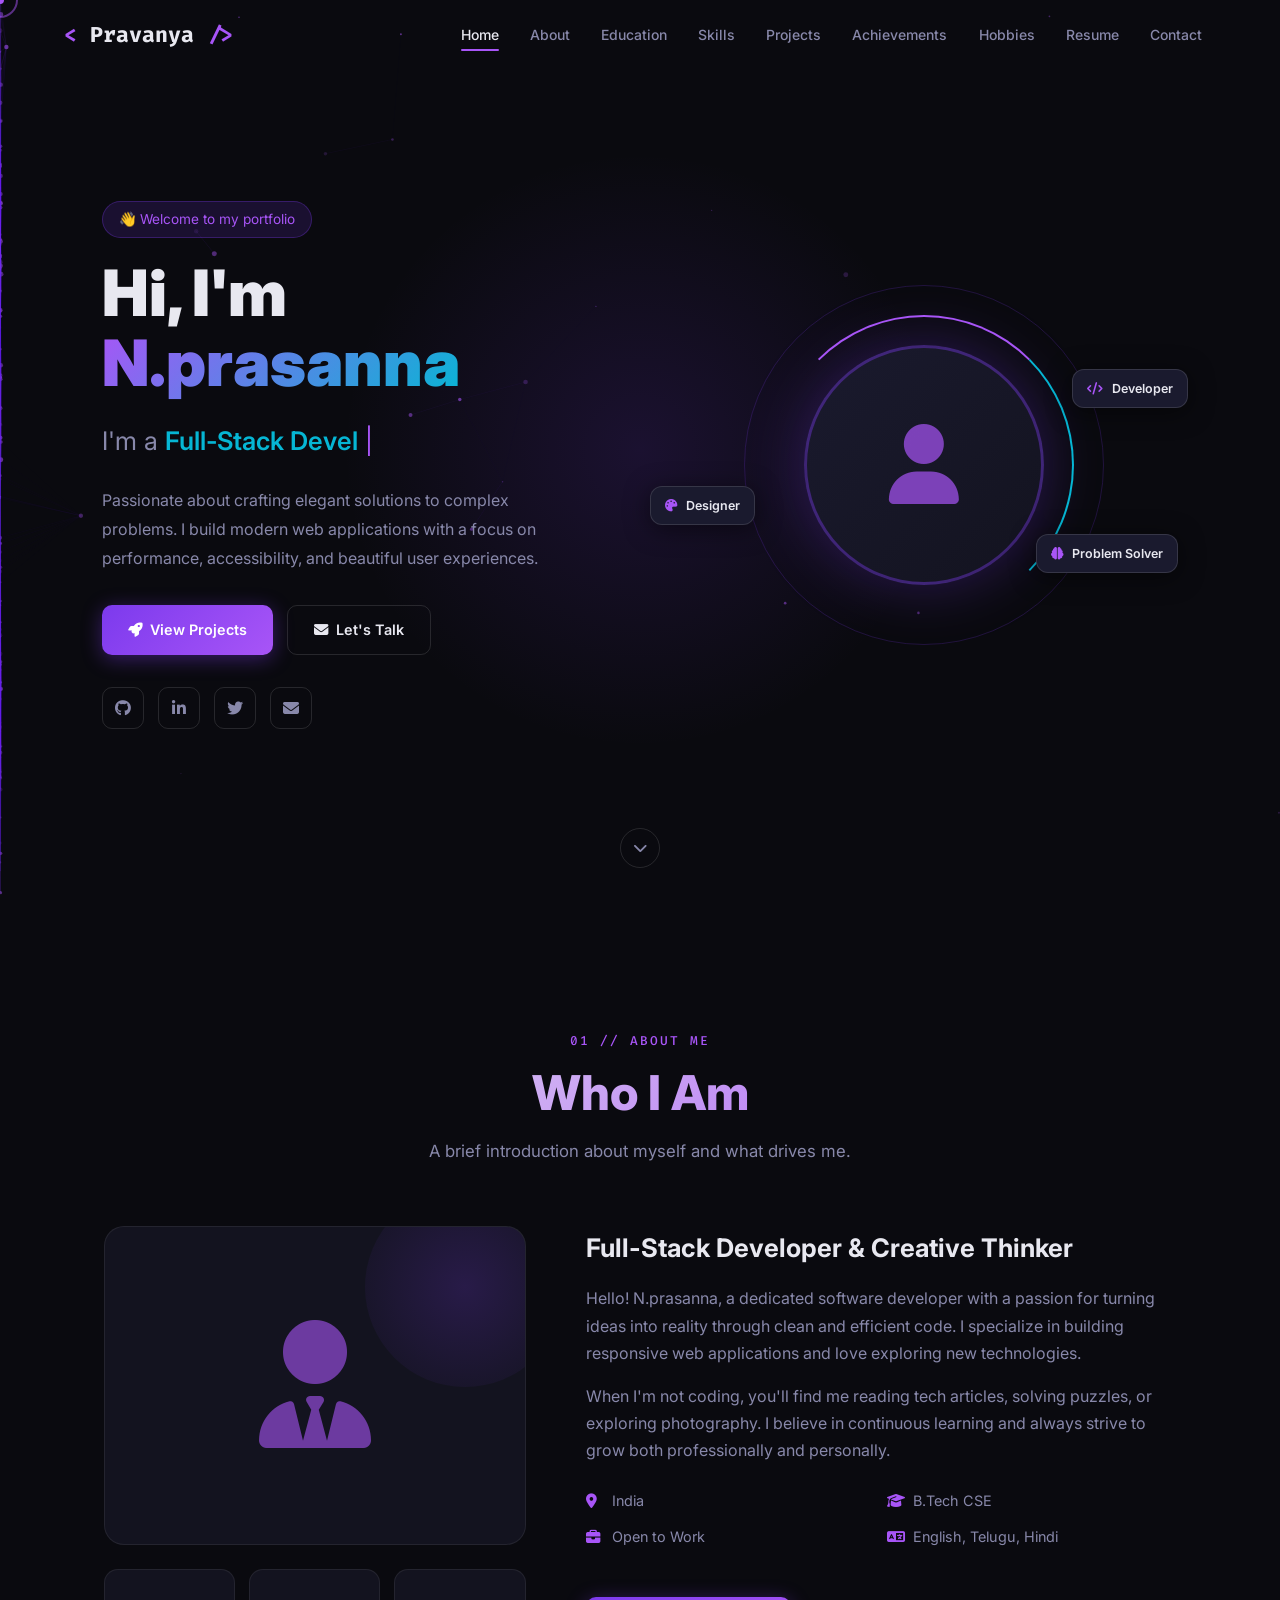
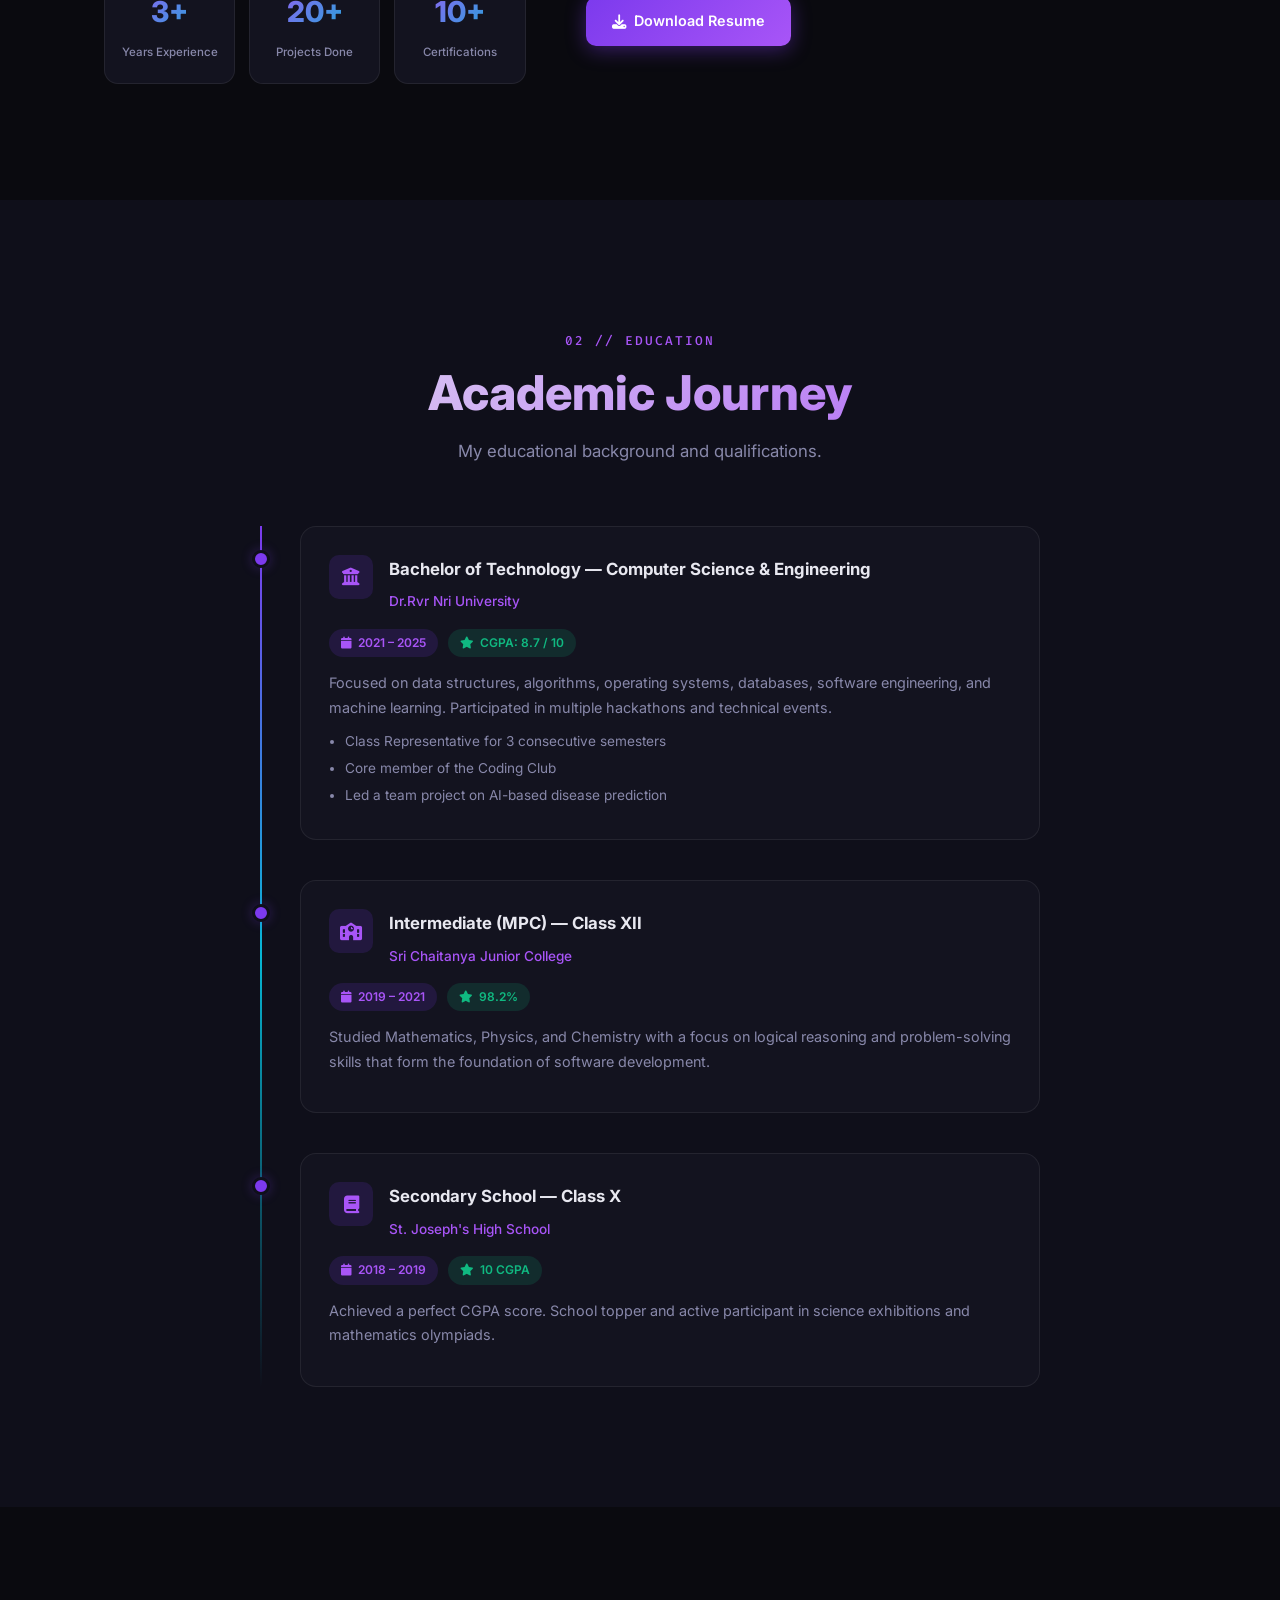
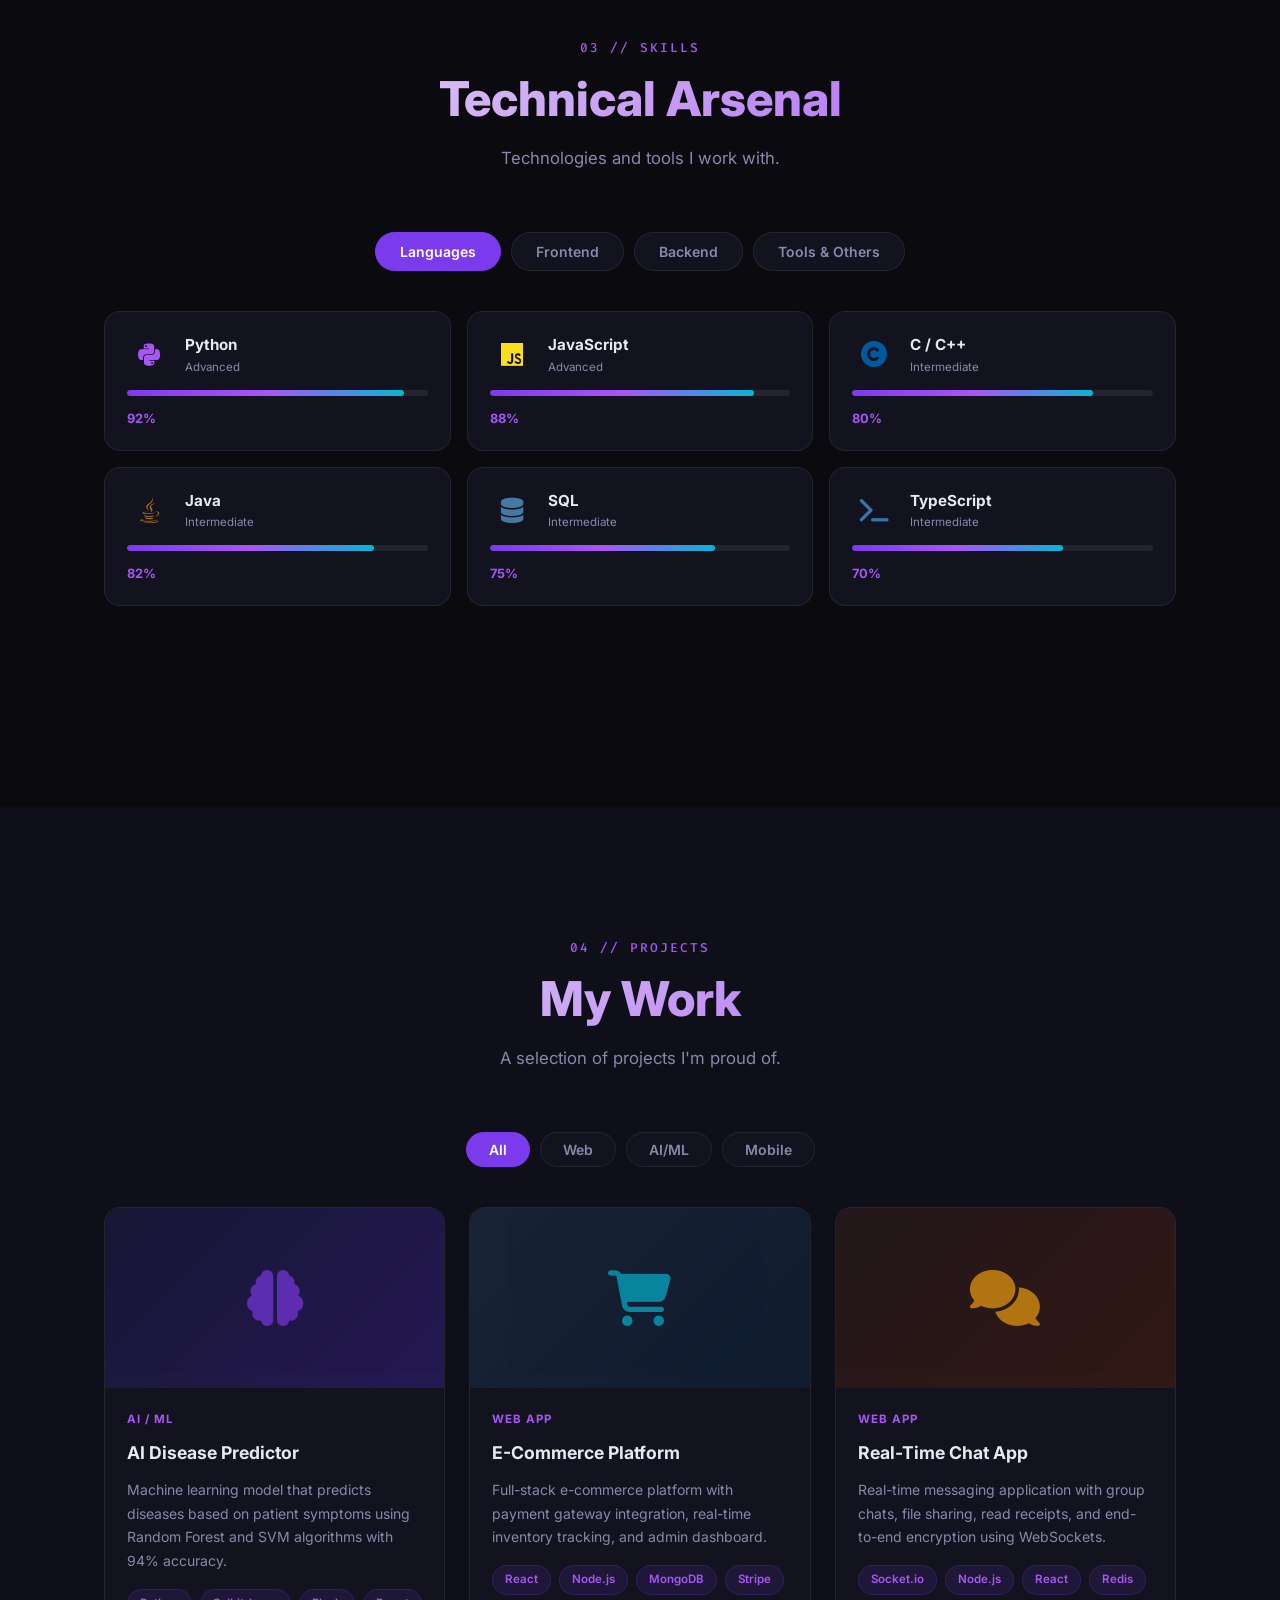
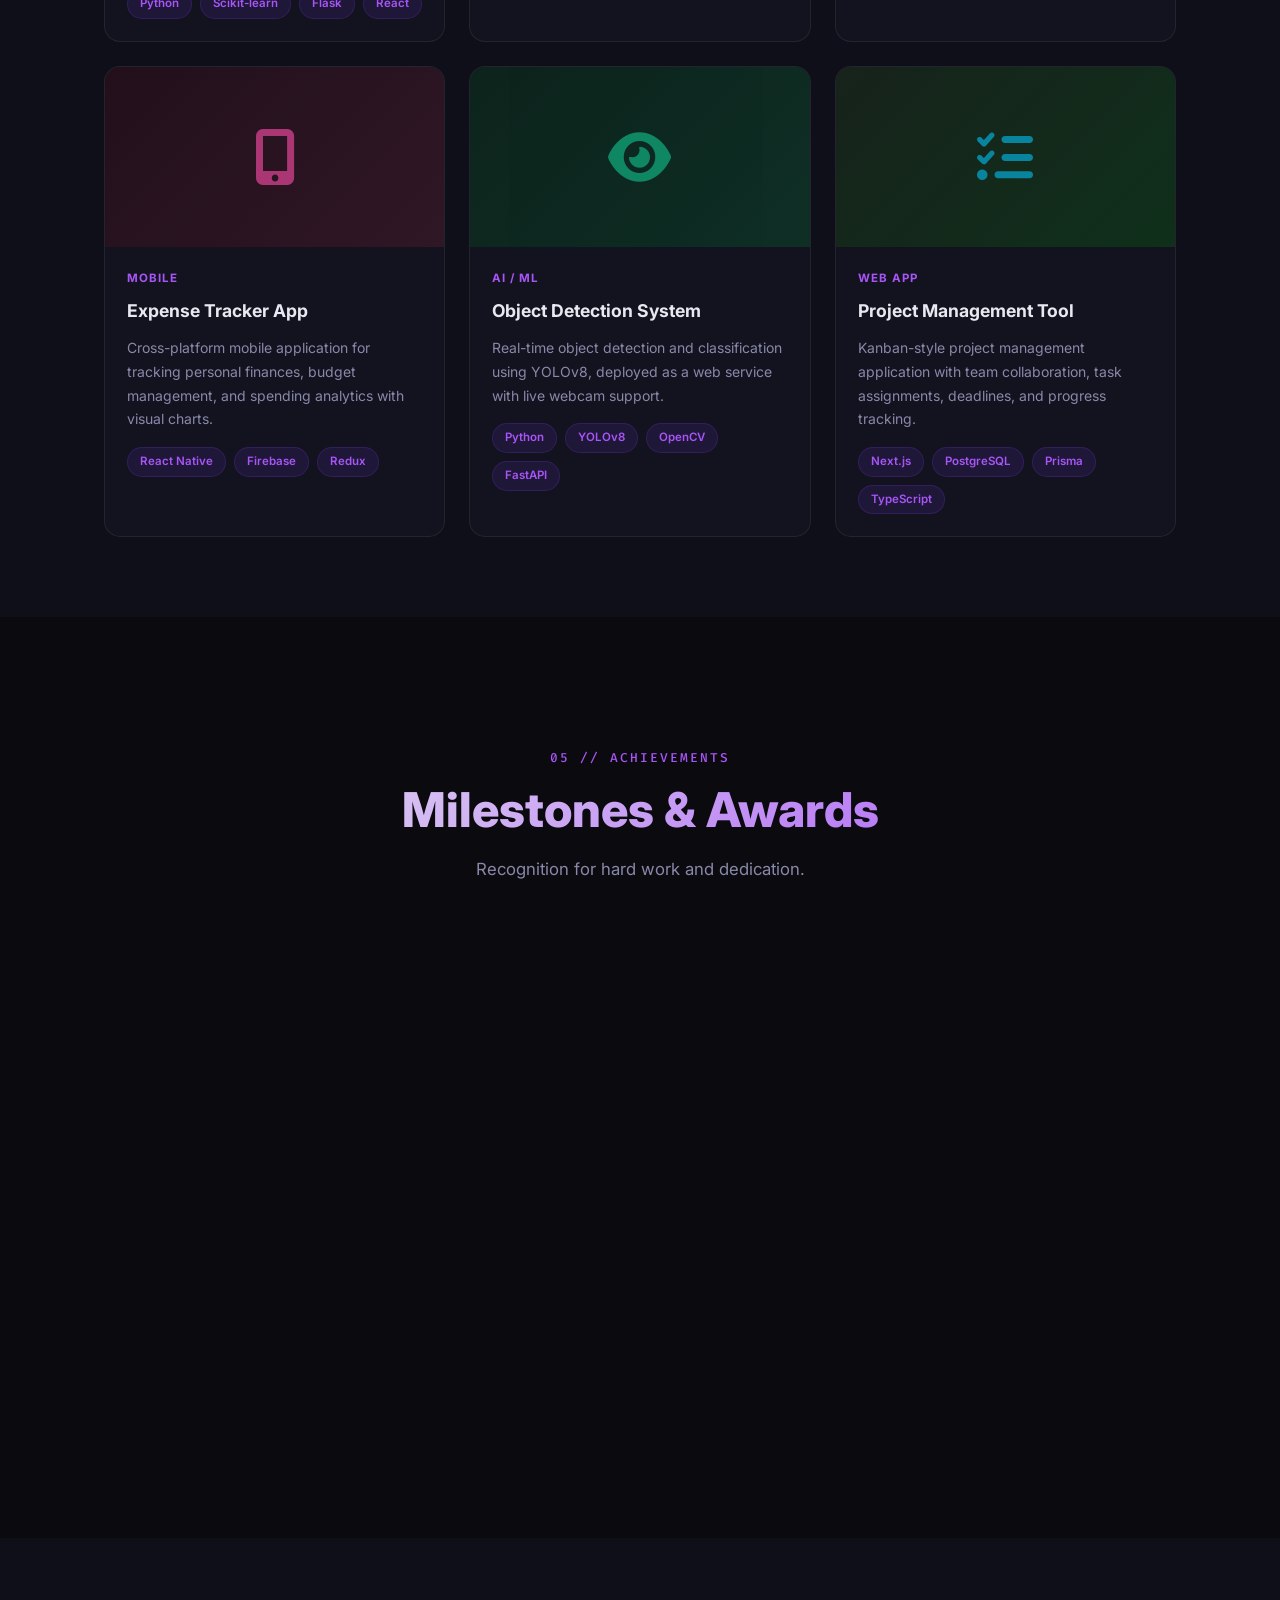
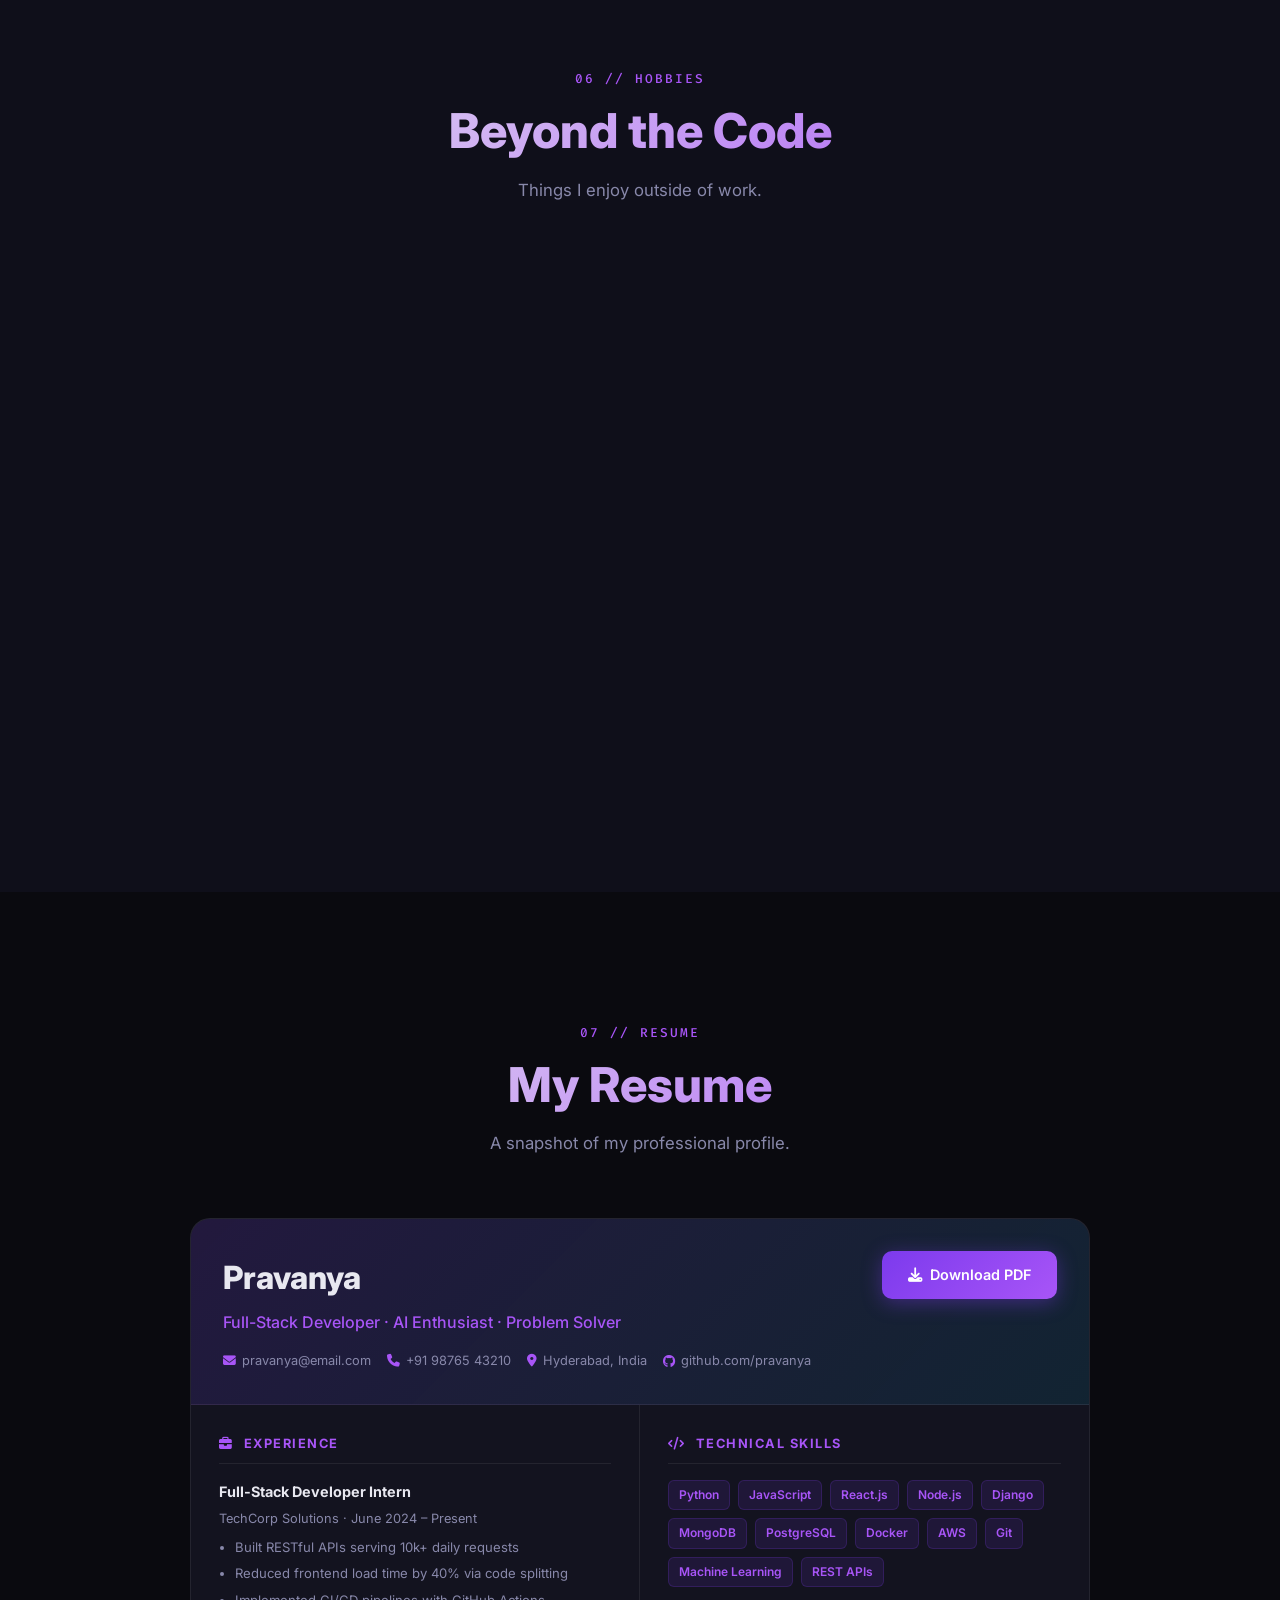
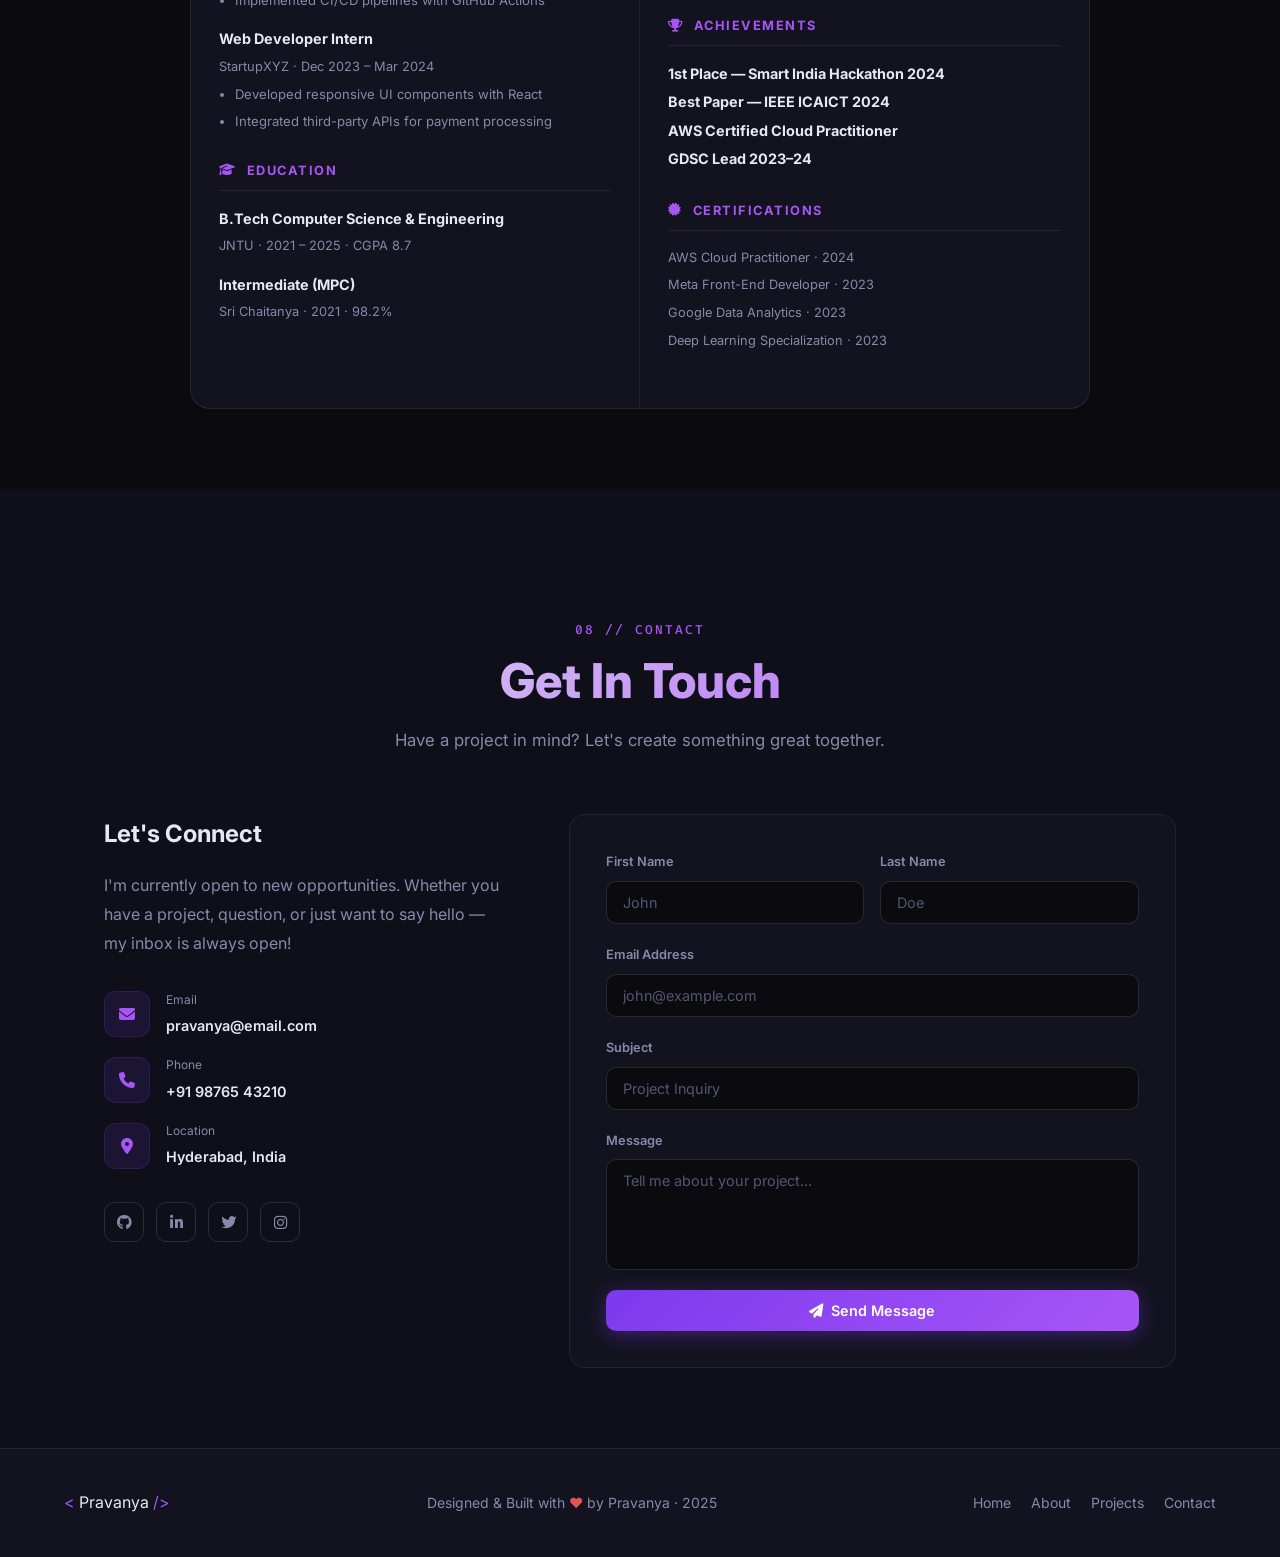
<file: index.html>
<!DOCTYPE html>
<html lang="en">

<head>
    <meta charset="UTF-8" />
    <meta name="viewport" content="width=device-width, initial-scale=1.0" />
    <title>Pravanya | Portfolio</title>
    <link rel="stylesheet" href="portfolio.css" />
    <link rel="preconnect" href="https://fonts.googleapis.com" />
    <link
        href="https://fonts.googleapis.com/css2?family=Inter:wght@300;400;500;600;700;800;900&family=Fira+Code:wght@400;500&display=swap"
        rel="stylesheet" />
    <link rel="stylesheet" href="https://cdnjs.cloudflare.com/ajax/libs/font-awesome/6.5.1/css/all.min.css" />
</head>

<body>

    <!-- ──────────────── LOADER ──────────────── -->
    <div id="loader" class="loader">
        <div class="loader-inner">
            <span class="loader-text">&lt;Loading /&gt;</span>
            <div class="loader-bar">
                <div class="loader-progress"></div>
            </div>
        </div>
    </div>

    <!-- ──────────────── CURSOR ──────────────── -->
    <div class="cursor-dot"></div>
    <div class="cursor-ring"></div>

    <!-- ──────────────── NAV ──────────────── -->
    <nav class="navbar" id="navbar">
        <div class="nav-brand">
            <span class="brand-bracket">&lt;</span>
            <span class="brand-name">Pravanya</span>
            <span class="brand-bracket">/&gt;</span>
        </div>
        <ul class="nav-links" id="navLinks">
            <li><a href="#home" class="nav-link active" data-section="home">Home</a></li>
            <li><a href="#about" class="nav-link" data-section="about">About</a></li>
            <li><a href="#education" class="nav-link" data-section="education">Education</a></li>
            <li><a href="#skills" class="nav-link" data-section="skills">Skills</a></li>
            <li><a href="#projects" class="nav-link" data-section="projects">Projects</a></li>
            <li><a href="#achievements" class="nav-link" data-section="achievements">Achievements</a></li>
            <li><a href="#hobbies" class="nav-link" data-section="hobbies">Hobbies</a></li>
            <li><a href="#resume" class="nav-link" data-section="resume">Resume</a></li>
            <li><a href="#contact" class="nav-link" data-section="contact">Contact</a></li>
        </ul>
        <button class="hamburger" id="hamburger" aria-label="Toggle menu">
            <span></span><span></span><span></span>
        </button>
    </nav>

    <!-- ──────────────── PROGRESS BAR ──────────────── -->
    <div class="scroll-progress" id="scrollProgress"></div>

    <!-- ══════════════ HERO ══════════════ -->
    <section id="home" class="section hero-section">
        <div class="hero-bg">
            <div class="particles" id="particles"></div>
            <div class="hero-glow"></div>
        </div>
        <div class="hero-content">
            <div class="hero-badge">👋 Welcome to my portfolio</div>
            <h1 class="hero-title">
                Hi, I'm <span class="highlight-name">N.prasanna</span>
            </h1>
            <div class="hero-typewriter">
                <span>I'm a </span>
                <span class="typewriter" id="typewriter"></span>
                <span class="cursor-blink">|</span>
            </div>
            <p class="hero-desc">
                Passionate about crafting elegant solutions to complex problems.
                I build modern web applications with a focus on performance, accessibility, and beautiful user
                experiences.
            </p>
            <div class="hero-cta">
                <a href="#projects" class="btn btn-primary">
                    <i class="fas fa-rocket"></i> View Projects
                </a>
                <a href="#contact" class="btn btn-outline">
                    <i class="fas fa-envelope"></i> Let's Talk
                </a>
            </div>
            <div class="hero-socials">
                <a href="#" class="social-icon" aria-label="GitHub"><i class="fab fa-github"></i></a>
                <a href="#" class="social-icon" aria-label="LinkedIn"><i class="fab fa-linkedin-in"></i></a>
                <a href="#" class="social-icon" aria-label="Twitter"><i class="fab fa-twitter"></i></a>
                <a href="#" class="social-icon" aria-label="Email"><i class="fas fa-envelope"></i></a>
            </div>
        </div>
        <div class="hero-avatar-wrapper">
            <div class="avatar-ring-outer"></div>
            <div class="avatar-ring-inner"></div>
            <div class="hero-avatar">
                <div class="avatar-placeholder">
                    <i class="fas fa-user"></i>
                </div>
            </div>
            <div class="floating-badge badge-1"><i class="fas fa-code"></i> Developer</div>
            <div class="floating-badge badge-2"><i class="fas fa-palette"></i> Designer</div>
            <div class="floating-badge badge-3"><i class="fas fa-brain"></i> Problem Solver</div>
        </div>
        <a href="#about" class="scroll-down" aria-label="Scroll down">
            <i class="fas fa-chevron-down"></i>
        </a>
    </section>

    <!-- ══════════════ ABOUT ══════════════ -->
    <section id="about" class="section">
        <div class="container">
            <div class="section-header reveal">
                <span class="section-tag">01 // About Me</span>
                <h2 class="section-title">Who I Am</h2>
                <p class="section-subtitle">A brief introduction about myself and what drives me.</p>
            </div>
            <div class="about-grid">
                <div class="about-image-wrap reveal">
                    <div class="about-image-card">
                        <div class="about-avatar-lg">
                            <i class="fas fa-user-tie"></i>
                        </div>
                        <div class="about-image-decoration"></div>
                    </div>
                    <div class="about-stats">
                        <div class="stat-card reveal-stagger">
                            <span class="stat-number">3+</span>
                            <span class="stat-label">Years Experience</span>
                        </div>
                        <div class="stat-card reveal-stagger">
                            <span class="stat-number">20+</span>
                            <span class="stat-label">Projects Done</span>
                        </div>
                        <div class="stat-card reveal-stagger">
                            <span class="stat-number">10+</span>
                            <span class="stat-label">Certifications</span>
                        </div>
                    </div>
                </div>
                <div class="about-text reveal">
                    <h3>Full-Stack Developer & Creative Thinker</h3>
                    <p>
                        Hello! N.prasanna, a dedicated software developer with a passion for turning ideas into
                        reality through clean and efficient code. I specialize in building responsive web applications
                        and love exploring new technologies.
                    </p>
                    <p>
                        When I'm not coding, you'll find me reading tech articles, solving puzzles, or exploring
                        photography. I believe in continuous learning and always strive to grow both professionally and
                        personally.
                    </p>
                    <div class="about-info-grid">
                        <div class="info-item"><i class="fas fa-map-marker-alt"></i><span>India</span></div>
                        <div class="info-item"><i class="fas fa-graduation-cap"></i><span>B.Tech CSE</span></div>
                        <div class="info-item"><i class="fas fa-briefcase"></i><span>Open to Work</span></div>
                        <div class="info-item"><i class="fas fa-language"></i><span>English, Telugu, Hindi</span></div>
                    </div>
                    <a href="#resume" class="btn btn-primary mt-2">
                        <i class="fas fa-download"></i> Download Resume
                    </a>
                </div>
            </div>
        </div>
    </section>

    <!-- ══════════════ EDUCATION ══════════════ -->
    <section id="education" class="section section-alt">
        <div class="container">
            <div class="section-header reveal">
                <span class="section-tag">02 // Education</span>
                <h2 class="section-title">Academic Journey</h2>
                <p class="section-subtitle">My educational background and qualifications.</p>
            </div>
            <div class="timeline">

                <div class="timeline-item reveal">
                    <div class="timeline-dot"></div>
                    <div class="timeline-card">
                        <div class="timeline-header">
                            <div class="edu-icon"><i class="fas fa-university"></i></div>
                            <div>
                                <h3>Bachelor of Technology — Computer Science & Engineering</h3>
                                <span class="timeline-school">Dr.Rvr Nri University</span>
                            </div>
                        </div>
                        <div class="timeline-meta">
                            <span class="badge badge-primary"><i class="fas fa-calendar"></i> 2021 – 2025</span>
                            <span class="badge badge-success"><i class="fas fa-star"></i> CGPA: 8.7 / 10</span>
                        </div>
                        <p>Focused on data structures, algorithms, operating systems, databases, software engineering,
                            and machine learning. Participated in multiple hackathons and technical events.</p>
                        <ul class="edu-highlights">
                            <li>Class Representative for 3 consecutive semesters</li>
                            <li>Core member of the Coding Club</li>
                            <li>Led a team project on AI-based disease prediction</li>
                        </ul>
                    </div>
                </div>

                <div class="timeline-item reveal">
                    <div class="timeline-dot"></div>
                    <div class="timeline-card">
                        <div class="timeline-header">
                            <div class="edu-icon"><i class="fas fa-school"></i></div>
                            <div>
                                <h3>Intermediate (MPC) — Class XII</h3>
                                <span class="timeline-school">Sri Chaitanya Junior College</span>
                            </div>
                        </div>
                        <div class="timeline-meta">
                            <span class="badge badge-primary"><i class="fas fa-calendar"></i> 2019 – 2021</span>
                            <span class="badge badge-success"><i class="fas fa-star"></i> 98.2%</span>
                        </div>
                        <p>Studied Mathematics, Physics, and Chemistry with a focus on logical reasoning and
                            problem-solving skills that form the foundation of software development.</p>
                    </div>
                </div>

                <div class="timeline-item reveal">
                    <div class="timeline-dot"></div>
                    <div class="timeline-card">
                        <div class="timeline-header">
                            <div class="edu-icon"><i class="fas fa-book"></i></div>
                            <div>
                                <h3>Secondary School — Class X</h3>
                                <span class="timeline-school">St. Joseph's High School</span>
                            </div>
                        </div>
                        <div class="timeline-meta">
                            <span class="badge badge-primary"><i class="fas fa-calendar"></i> 2018 – 2019</span>
                            <span class="badge badge-success"><i class="fas fa-star"></i> 10 CGPA</span>
                        </div>
                        <p>Achieved a perfect CGPA score. School topper and active participant in science exhibitions
                            and mathematics olympiads.</p>
                    </div>
                </div>

            </div>
        </div>
    </section>

    <!-- ══════════════ SKILLS ══════════════ -->
    <section id="skills" class="section">
        <div class="container">
            <div class="section-header reveal">
                <span class="section-tag">03 // Skills</span>
                <h2 class="section-title">Technical Arsenal</h2>
                <p class="section-subtitle">Technologies and tools I work with.</p>
            </div>

            <div class="skills-tabs reveal">
                <button class="skill-tab active" data-tab="languages">Languages</button>
                <button class="skill-tab" data-tab="frontend">Frontend</button>
                <button class="skill-tab" data-tab="backend">Backend</button>
                <button class="skill-tab" data-tab="tools">Tools & Others</button>
            </div>

            <div class="skills-content">
                <!-- Languages -->
                <div class="skill-panel active" id="tab-languages">
                    <div class="skills-grid">
                        <div class="skill-card reveal-stagger" data-percent="92">
                            <div class="skill-icon"><i class="fab fa-python"></i></div>
                            <div class="skill-info"><span class="skill-name">Python</span><span
                                    class="skill-level">Advanced</span></div>
                            <div class="skill-bar">
                                <div class="skill-fill" data-width="92"></div>
                            </div>
                            <span class="skill-percent">92%</span>
                        </div>
                        <div class="skill-card reveal-stagger" data-percent="88">
                            <div class="skill-icon" style="color:#f7df1e"><i class="fab fa-js"></i></div>
                            <div class="skill-info"><span class="skill-name">JavaScript</span><span
                                    class="skill-level">Advanced</span></div>
                            <div class="skill-bar">
                                <div class="skill-fill" data-width="88"></div>
                            </div>
                            <span class="skill-percent">88%</span>
                        </div>
                        <div class="skill-card reveal-stagger" data-percent="80">
                            <div class="skill-icon" style="color:#00599c"><i class="fas fa-copyright"></i></div>
                            <div class="skill-info"><span class="skill-name">C / C++</span><span
                                    class="skill-level">Intermediate</span></div>
                            <div class="skill-bar">
                                <div class="skill-fill" data-width="80"></div>
                            </div>
                            <span class="skill-percent">80%</span>
                        </div>
                        <div class="skill-card reveal-stagger" data-percent="82">
                            <div class="skill-icon" style="color:#b07219"><i class="fab fa-java"></i></div>
                            <div class="skill-info"><span class="skill-name">Java</span><span
                                    class="skill-level">Intermediate</span></div>
                            <div class="skill-bar">
                                <div class="skill-fill" data-width="82"></div>
                            </div>
                            <span class="skill-percent">82%</span>
                        </div>
                        <div class="skill-card reveal-stagger" data-percent="75">
                            <div class="skill-icon" style="color:#4479a1"><i class="fas fa-database"></i></div>
                            <div class="skill-info"><span class="skill-name">SQL</span><span
                                    class="skill-level">Intermediate</span></div>
                            <div class="skill-bar">
                                <div class="skill-fill" data-width="75"></div>
                            </div>
                            <span class="skill-percent">75%</span>
                        </div>
                        <div class="skill-card reveal-stagger" data-percent="70">
                            <div class="skill-icon" style="color:#3776AB"><i class="fas fa-terminal"></i></div>
                            <div class="skill-info"><span class="skill-name">TypeScript</span><span
                                    class="skill-level">Intermediate</span></div>
                            <div class="skill-bar">
                                <div class="skill-fill" data-width="70"></div>
                            </div>
                            <span class="skill-percent">70%</span>
                        </div>
                    </div>
                </div>

                <!-- Frontend -->
                <div class="skill-panel" id="tab-frontend">
                    <div class="skills-grid">
                        <div class="skill-card reveal-stagger" data-percent="90">
                            <div class="skill-icon" style="color:#e34f26"><i class="fab fa-html5"></i></div>
                            <div class="skill-info"><span class="skill-name">HTML5</span><span
                                    class="skill-level">Advanced</span></div>
                            <div class="skill-bar">
                                <div class="skill-fill" data-width="90"></div>
                            </div>
                            <span class="skill-percent">90%</span>
                        </div>
                        <div class="skill-card reveal-stagger" data-percent="88">
                            <div class="skill-icon" style="color:#264de4"><i class="fab fa-css3-alt"></i></div>
                            <div class="skill-info"><span class="skill-name">CSS3</span><span
                                    class="skill-level">Advanced</span></div>
                            <div class="skill-bar">
                                <div class="skill-fill" data-width="88"></div>
                            </div>
                            <span class="skill-percent">88%</span>
                        </div>
                        <div class="skill-card reveal-stagger" data-percent="85">
                            <div class="skill-icon" style="color:#61dafb"><i class="fab fa-react"></i></div>
                            <div class="skill-info"><span class="skill-name">React.js</span><span
                                    class="skill-level">Advanced</span></div>
                            <div class="skill-bar">
                                <div class="skill-fill" data-width="85"></div>
                            </div>
                            <span class="skill-percent">85%</span>
                        </div>
                        <div class="skill-card reveal-stagger" data-percent="78">
                            <div class="skill-icon" style="color:#38b2ac"><i class="fab fa-bootstrap"></i></div>
                            <div class="skill-info"><span class="skill-name">Tailwind CSS</span><span
                                    class="skill-level">Intermediate</span></div>
                            <div class="skill-bar">
                                <div class="skill-fill" data-width="78"></div>
                            </div>
                            <span class="skill-percent">78%</span>
                        </div>
                    </div>
                </div>

                <!-- Backend -->
                <div class="skill-panel" id="tab-backend">
                    <div class="skills-grid">
                        <div class="skill-card reveal-stagger" data-percent="82">
                            <div class="skill-icon" style="color:#68a063"><i class="fab fa-node-js"></i></div>
                            <div class="skill-info"><span class="skill-name">Node.js</span><span
                                    class="skill-level">Intermediate</span></div>
                            <div class="skill-bar">
                                <div class="skill-fill" data-width="82"></div>
                            </div>
                            <span class="skill-percent">82%</span>
                        </div>
                        <div class="skill-card reveal-stagger" data-percent="80">
                            <div class="skill-icon" style="color:#ff5733"><i class="fab fa-python"></i></div>
                            <div class="skill-info"><span class="skill-name">Django / Flask</span><span
                                    class="skill-level">Intermediate</span></div>
                            <div class="skill-bar">
                                <div class="skill-fill" data-width="80"></div>
                            </div>
                            <span class="skill-percent">80%</span>
                        </div>
                        <div class="skill-card reveal-stagger" data-percent="75">
                            <div class="skill-icon" style="color:#4db33d"><i class="fas fa-leaf"></i></div>
                            <div class="skill-info"><span class="skill-name">MongoDB</span><span
                                    class="skill-level">Intermediate</span></div>
                            <div class="skill-bar">
                                <div class="skill-fill" data-width="75"></div>
                            </div>
                            <span class="skill-percent">75%</span>
                        </div>
                        <div class="skill-card reveal-stagger" data-percent="72">
                            <div class="skill-icon" style="color:#336791"><i class="fas fa-database"></i></div>
                            <div class="skill-info"><span class="skill-name">PostgreSQL</span><span
                                    class="skill-level">Intermediate</span></div>
                            <div class="skill-bar">
                                <div class="skill-fill" data-width="72"></div>
                            </div>
                            <span class="skill-percent">72%</span>
                        </div>
                    </div>
                </div>

                <!-- Tools -->
                <div class="skill-panel" id="tab-tools">
                    <div class="tools-grid">
                        <div class="tool-chip reveal-stagger"><i class="fab fa-git-alt"></i> Git</div>
                        <div class="tool-chip reveal-stagger"><i class="fab fa-github"></i> GitHub</div>
                        <div class="tool-chip reveal-stagger"><i class="fab fa-docker"></i> Docker</div>
                        <div class="tool-chip reveal-stagger"><i class="fas fa-cloud"></i> AWS</div>
                        <div class="tool-chip reveal-stagger"><i class="fab fa-linux"></i> Linux</div>
                        <div class="tool-chip reveal-stagger"><i class="fas fa-code-branch"></i> REST APIs</div>
                        <div class="tool-chip reveal-stagger"><i class="fas fa-robot"></i> Machine Learning</div>
                        <div class="tool-chip reveal-stagger"><i class="fas fa-fire"></i> Firebase</div>
                        <div class="tool-chip reveal-stagger"><i class="fas fa-pencil-ruler"></i> Figma</div>
                        <div class="tool-chip reveal-stagger"><i class="fas fa-terminal"></i> VS Code</div>
                        <div class="tool-chip reveal-stagger"><i class="fas fa-jira"></i> Postman</div>
                        <div class="tool-chip reveal-stagger"><i class="fas fa-network-wired"></i> GraphQL</div>
                    </div>
                </div>
            </div>
        </div>
    </section>

    <!-- ══════════════ PROJECTS ══════════════ -->
    <section id="projects" class="section section-alt">
        <div class="container">
            <div class="section-header reveal">
                <span class="section-tag">04 // Projects</span>
                <h2 class="section-title">My Work</h2>
                <p class="section-subtitle">A selection of projects I'm proud of.</p>
            </div>

            <div class="project-filters reveal">
                <button class="filter-btn active" data-filter="all">All</button>
                <button class="filter-btn" data-filter="web">Web</button>
                <button class="filter-btn" data-filter="ai">AI/ML</button>
                <button class="filter-btn" data-filter="mobile">Mobile</button>
            </div>

            <div class="projects-grid" id="projectsGrid">

                <div class="project-card reveal" data-category="ai">
                    <div class="project-image">
                        <div class="project-img-placeholder ai">
                            <i class="fas fa-brain"></i>
                        </div>
                        <div class="project-overlay">
                            <a href="#" class="project-link" aria-label="GitHub"><i class="fab fa-github"></i></a>
                            <a href="#" class="project-link" aria-label="Live Demo"><i
                                    class="fas fa-external-link-alt"></i></a>
                        </div>
                    </div>
                    <div class="project-content">
                        <div class="project-category-tag">AI / ML</div>
                        <h3 class="project-title">AI Disease Predictor</h3>
                        <p class="project-desc">Machine learning model that predicts diseases based on patient symptoms
                            using Random Forest and SVM algorithms with 94% accuracy.</p>
                        <div class="project-tags">
                            <span class="tag">Python</span>
                            <span class="tag">Scikit-learn</span>
                            <span class="tag">Flask</span>
                            <span class="tag">React</span>
                        </div>
                    </div>
                </div>

                <div class="project-card reveal" data-category="web">
                    <div class="project-image">
                        <div class="project-img-placeholder web">
                            <i class="fas fa-shopping-cart"></i>
                        </div>
                        <div class="project-overlay">
                            <a href="#" class="project-link" aria-label="GitHub"><i class="fab fa-github"></i></a>
                            <a href="#" class="project-link" aria-label="Live Demo"><i
                                    class="fas fa-external-link-alt"></i></a>
                        </div>
                    </div>
                    <div class="project-content">
                        <div class="project-category-tag">Web App</div>
                        <h3 class="project-title">E-Commerce Platform</h3>
                        <p class="project-desc">Full-stack e-commerce platform with payment gateway integration,
                            real-time inventory tracking, and admin dashboard.</p>
                        <div class="project-tags">
                            <span class="tag">React</span>
                            <span class="tag">Node.js</span>
                            <span class="tag">MongoDB</span>
                            <span class="tag">Stripe</span>
                        </div>
                    </div>
                </div>

                <div class="project-card reveal" data-category="web">
                    <div class="project-image">
                        <div class="project-img-placeholder tool">
                            <i class="fas fa-comments"></i>
                        </div>
                        <div class="project-overlay">
                            <a href="#" class="project-link" aria-label="GitHub"><i class="fab fa-github"></i></a>
                            <a href="#" class="project-link" aria-label="Live Demo"><i
                                    class="fas fa-external-link-alt"></i></a>
                        </div>
                    </div>
                    <div class="project-content">
                        <div class="project-category-tag">Web App</div>
                        <h3 class="project-title">Real-Time Chat App</h3>
                        <p class="project-desc">Real-time messaging application with group chats, file sharing, read
                            receipts, and end-to-end encryption using WebSockets.</p>
                        <div class="project-tags">
                            <span class="tag">Socket.io</span>
                            <span class="tag">Node.js</span>
                            <span class="tag">React</span>
                            <span class="tag">Redis</span>
                        </div>
                    </div>
                </div>

                <div class="project-card reveal" data-category="mobile">
                    <div class="project-image">
                        <div class="project-img-placeholder mobile">
                            <i class="fas fa-mobile-alt"></i>
                        </div>
                        <div class="project-overlay">
                            <a href="#" class="project-link" aria-label="GitHub"><i class="fab fa-github"></i></a>
                            <a href="#" class="project-link" aria-label="Live Demo"><i
                                    class="fas fa-external-link-alt"></i></a>
                        </div>
                    </div>
                    <div class="project-content">
                        <div class="project-category-tag">Mobile</div>
                        <h3 class="project-title">Expense Tracker App</h3>
                        <p class="project-desc">Cross-platform mobile application for tracking personal finances, budget
                            management, and spending analytics with visual charts.</p>
                        <div class="project-tags">
                            <span class="tag">React Native</span>
                            <span class="tag">Firebase</span>
                            <span class="tag">Redux</span>
                        </div>
                    </div>
                </div>

                <div class="project-card reveal" data-category="ai">
                    <div class="project-image">
                        <div class="project-img-placeholder ai2">
                            <i class="fas fa-eye"></i>
                        </div>
                        <div class="project-overlay">
                            <a href="#" class="project-link" aria-label="GitHub"><i class="fab fa-github"></i></a>
                            <a href="#" class="project-link" aria-label="Live Demo"><i
                                    class="fas fa-external-link-alt"></i></a>
                        </div>
                    </div>
                    <div class="project-content">
                        <div class="project-category-tag">AI / ML</div>
                        <h3 class="project-title">Object Detection System</h3>
                        <p class="project-desc">Real-time object detection and classification using YOLOv8, deployed as
                            a web service with live webcam support.</p>
                        <div class="project-tags">
                            <span class="tag">Python</span>
                            <span class="tag">YOLOv8</span>
                            <span class="tag">OpenCV</span>
                            <span class="tag">FastAPI</span>
                        </div>
                    </div>
                </div>

                <div class="project-card reveal" data-category="web">
                    <div class="project-image">
                        <div class="project-img-placeholder dev">
                            <i class="fas fa-tasks"></i>
                        </div>
                        <div class="project-overlay">
                            <a href="#" class="project-link" aria-label="GitHub"><i class="fab fa-github"></i></a>
                            <a href="#" class="project-link" aria-label="Live Demo"><i
                                    class="fas fa-external-link-alt"></i></a>
                        </div>
                    </div>
                    <div class="project-content">
                        <div class="project-category-tag">Web App</div>
                        <h3 class="project-title">Project Management Tool</h3>
                        <p class="project-desc">Kanban-style project management application with team collaboration,
                            task assignments, deadlines, and progress tracking.</p>
                        <div class="project-tags">
                            <span class="tag">Next.js</span>
                            <span class="tag">PostgreSQL</span>
                            <span class="tag">Prisma</span>
                            <span class="tag">TypeScript</span>
                        </div>
                    </div>
                </div>

            </div>
        </div>
    </section>

    <!-- ══════════════ ACHIEVEMENTS ══════════════ -->
    <section id="achievements" class="section">
        <div class="container">
            <div class="section-header reveal">
                <span class="section-tag">05 // Achievements</span>
                <h2 class="section-title">Milestones & Awards</h2>
                <p class="section-subtitle">Recognition for hard work and dedication.</p>
            </div>
            <div class="achievements-grid">

                <div class="achievement-card reveal-stagger">
                    <div class="achievement-icon gold">
                        <i class="fas fa-trophy"></i>
                    </div>
                    <div class="achievement-content">
                        <h3>1st Place — National Hackathon 2024</h3>
                        <p>Won first place at the Smart India Hackathon with an AI-powered healthcare solution among
                            500+ teams nationwide.</p>
                        <span class="achievement-date">March 2024</span>
                    </div>
                </div>

                <div class="achievement-card reveal-stagger">
                    <div class="achievement-icon silver">
                        <i class="fas fa-medal"></i>
                    </div>
                    <div class="achievement-content">
                        <h3>Google Developer Student Club Lead</h3>
                        <p>Selected as GDSC Lead for the university chapter, organizing workshops, events, and mentoring
                            200+ students.</p>
                        <span class="achievement-date">August 2023</span>
                    </div>
                </div>

                <div class="achievement-card reveal-stagger">
                    <div class="achievement-icon blue">
                        <i class="fas fa-certificate"></i>
                    </div>
                    <div class="achievement-content">
                        <h3>AWS Certified Cloud Practitioner</h3>
                        <p>Earned the AWS Cloud Practitioner certification, demonstrating proficiency in cloud computing
                            concepts and AWS services.</p>
                        <span class="achievement-date">January 2024</span>
                    </div>
                </div>

                <div class="achievement-card reveal-stagger">
                    <div class="achievement-icon green">
                        <i class="fas fa-code"></i>
                    </div>
                    <div class="achievement-content">
                        <h3>LeetCode — 500+ Problems Solved</h3>
                        <p>Achieved Knight rank on LeetCode by solving 500+ problems across arrays, trees, graphs, and
                            dynamic programming.</p>
                        <span class="achievement-date">Ongoing</span>
                    </div>
                </div>

                <div class="achievement-card reveal-stagger">
                    <div class="achievement-icon purple">
                        <i class="fas fa-star"></i>
                    </div>
                    <div class="achievement-content">
                        <h3>Best Paper Award — IEEE Conference</h3>
                        <p>Research paper on "Federated Learning for Privacy-Preserving Medical Data Analysis" received
                            the Best Paper Award at IEEE ICAICT 2024.</p>
                        <span class="achievement-date">September 2024</span>
                    </div>
                </div>

                <div class="achievement-card reveal-stagger">
                    <div class="achievement-icon orange">
                        <i class="fas fa-users"></i>
                    </div>
                    <div class="achievement-content">
                        <h3>Open Source Contributor</h3>
                        <p>Active contributor to 5+ open-source projects with 200+ GitHub contributions and multiple
                            merged pull requests in major repos.</p>
                        <span class="achievement-date">2023 – Present</span>
                    </div>
                </div>

            </div>
        </div>
    </section>

    <!-- ══════════════ HOBBIES ══════════════ -->
    <section id="hobbies" class="section section-alt">
        <div class="container">
            <div class="section-header reveal">
                <span class="section-tag">06 // Hobbies</span>
                <h2 class="section-title">Beyond the Code</h2>
                <p class="section-subtitle">Things I enjoy outside of work.</p>
            </div>
            <div class="hobbies-grid">

                <div class="hobby-card reveal-stagger">
                    <div class="hobby-icon-wrap" style="--hue: 200deg">
                        <i class="fas fa-camera"></i>
                    </div>
                    <h3>Photography</h3>
                    <p>Capturing moments and stories through the lens. I specialize in street photography and nature
                        landscapes.</p>
                </div>

                <div class="hobby-card reveal-stagger">
                    <div class="hobby-icon-wrap" style="--hue: 130deg">
                        <i class="fas fa-book-open"></i>
                    </div>
                    <h3>Reading</h3>
                    <p>Avid reader of tech books, sci-fi novels, and self-development literature. Currently reading
                        "Atomic Habits".</p>
                </div>

                <div class="hobby-card reveal-stagger">
                    <div class="hobby-icon-wrap" style="--hue: 280deg">
                        <i class="fas fa-gamepad"></i>
                    </div>
                    <h3>Gaming</h3>
                    <p>Strategy and puzzle games enthusiast. Gaming sharpens my analytical thinking and decision-making
                        skills.</p>
                </div>

                <div class="hobby-card reveal-stagger">
                    <div class="hobby-icon-wrap" style="--hue: 350deg">
                        <i class="fas fa-music"></i>
                    </div>
                    <h3>Music</h3>
                    <p>Playing the guitar and exploring various genres. Music fuels my creativity and helps me unwind
                        after a long coding session.</p>
                </div>

                <div class="hobby-card reveal-stagger">
                    <div class="hobby-icon-wrap" style="--hue: 40deg">
                        <i class="fas fa-hiking"></i>
                    </div>
                    <h3>Hiking</h3>
                    <p>Weekend hikes to reconnect with nature. It's the perfect way to refresh my mind and gain new
                        perspectives.</p>
                </div>

                <div class="hobby-card reveal-stagger">
                    <div class="hobby-icon-wrap" style="--hue: 170deg">
                        <i class="fas fa-paint-brush"></i>
                    </div>
                    <h3>UI/UX Design</h3>
                    <p>Designing beautiful, user-friendly interfaces on Figma. I love the intersection of art and
                        technology.</p>
                </div>

            </div>
        </div>
    </section>

    <!-- ══════════════ RESUME ══════════════ -->
    <section id="resume" class="section">
        <div class="container">
            <div class="section-header reveal">
                <span class="section-tag">07 // Resume</span>
                <h2 class="section-title">My Resume</h2>
                <p class="section-subtitle">A snapshot of my professional profile.</p>
            </div>
            <div class="resume-wrapper reveal">
                <div class="resume-card">
                    <div class="resume-header-bar">
                        <div>
                            <h2 class="resume-name">Pravanya</h2>
                            <p class="resume-tagline">Full-Stack Developer · AI Enthusiast · Problem Solver</p>
                            <div class="resume-contact-row">
                                <span><i class="fas fa-envelope"></i> pravanya@email.com</span>
                                <span><i class="fas fa-phone"></i> +91 98765 43210</span>
                                <span><i class="fas fa-map-marker-alt"></i> Hyderabad, India</span>
                                <span><i class="fab fa-github"></i> github.com/pravanya</span>
                            </div>
                        </div>
                        <a href="#" class="btn btn-primary" id="downloadResume">
                            <i class="fas fa-download"></i> Download PDF
                        </a>
                    </div>

                    <div class="resume-body">
                        <div class="resume-col">
                            <div class="resume-section-block">
                                <h4><i class="fas fa-briefcase"></i> Experience</h4>
                                <div class="resume-entry">
                                    <strong>Full-Stack Developer Intern</strong>
                                    <span class="resume-org">TechCorp Solutions · June 2024 – Present</span>
                                    <ul>
                                        <li>Built RESTful APIs serving 10k+ daily requests</li>
                                        <li>Reduced frontend load time by 40% via code splitting</li>
                                        <li>Implemented CI/CD pipelines with GitHub Actions</li>
                                    </ul>
                                </div>
                                <div class="resume-entry">
                                    <strong>Web Developer Intern</strong>
                                    <span class="resume-org">StartupXYZ · Dec 2023 – Mar 2024</span>
                                    <ul>
                                        <li>Developed responsive UI components with React</li>
                                        <li>Integrated third-party APIs for payment processing</li>
                                    </ul>
                                </div>
                            </div>

                            <div class="resume-section-block">
                                <h4><i class="fas fa-graduation-cap"></i> Education</h4>
                                <div class="resume-entry">
                                    <strong>B.Tech Computer Science & Engineering</strong>
                                    <span class="resume-org">JNTU · 2021 – 2025 · CGPA 8.7</span>
                                </div>
                                <div class="resume-entry">
                                    <strong>Intermediate (MPC)</strong>
                                    <span class="resume-org">Sri Chaitanya · 2021 · 98.2%</span>
                                </div>
                            </div>
                        </div>

                        <div class="resume-col">
                            <div class="resume-section-block">
                                <h4><i class="fas fa-code"></i> Technical Skills</h4>
                                <div class="resume-skills-list">
                                    <span class="resume-tag">Python</span>
                                    <span class="resume-tag">JavaScript</span>
                                    <span class="resume-tag">React.js</span>
                                    <span class="resume-tag">Node.js</span>
                                    <span class="resume-tag">Django</span>
                                    <span class="resume-tag">MongoDB</span>
                                    <span class="resume-tag">PostgreSQL</span>
                                    <span class="resume-tag">Docker</span>
                                    <span class="resume-tag">AWS</span>
                                    <span class="resume-tag">Git</span>
                                    <span class="resume-tag">Machine Learning</span>
                                    <span class="resume-tag">REST APIs</span>
                                </div>
                            </div>

                            <div class="resume-section-block">
                                <h4><i class="fas fa-trophy"></i> Achievements</h4>
                                <div class="resume-entry">
                                    <strong>1st Place — Smart India Hackathon 2024</strong>
                                    <strong>Best Paper — IEEE ICAICT 2024</strong>
                                    <strong>AWS Certified Cloud Practitioner</strong>
                                    <strong>GDSC Lead 2023–24</strong>
                                </div>
                            </div>

                            <div class="resume-section-block">
                                <h4><i class="fas fa-certificate"></i> Certifications</h4>
                                <div class="resume-entry">
                                    <span class="resume-org">AWS Cloud Practitioner · 2024</span>
                                    <span class="resume-org">Meta Front-End Developer · 2023</span>
                                    <span class="resume-org">Google Data Analytics · 2023</span>
                                    <span class="resume-org">Deep Learning Specialization · 2023</span>
                                </div>
                            </div>
                        </div>
                    </div>
                </div>
            </div>
        </div>
    </section>

    <!-- ══════════════ CONTACT ══════════════ -->
    <section id="contact" class="section section-alt">
        <div class="container">
            <div class="section-header reveal">
                <span class="section-tag">08 // Contact</span>
                <h2 class="section-title">Get In Touch</h2>
                <p class="section-subtitle">Have a project in mind? Let's create something great together.</p>
            </div>
            <div class="contact-grid">

                <div class="contact-info reveal">
                    <h3>Let's Connect</h3>
                    <p>I'm currently open to new opportunities. Whether you have a project, question, or just want to
                        say hello — my inbox is always open!</p>

                    <div class="contact-items">
                        <div class="contact-item">
                            <div class="contact-icon-wrap"><i class="fas fa-envelope"></i></div>
                            <div>
                                <span class="contact-label">Email</span>
                                <a href="mailto:pravanya@email.com" class="contact-value">pravanya@email.com</a>
                            </div>
                        </div>
                        <div class="contact-item">
                            <div class="contact-icon-wrap"><i class="fas fa-phone"></i></div>
                            <div>
                                <span class="contact-label">Phone</span>
                                <a href="tel:+919876543210" class="contact-value">+91 98765 43210</a>
                            </div>
                        </div>
                        <div class="contact-item">
                            <div class="contact-icon-wrap"><i class="fas fa-map-marker-alt"></i></div>
                            <div>
                                <span class="contact-label">Location</span>
                                <span class="contact-value">Hyderabad, India</span>
                            </div>
                        </div>
                    </div>

                    <div class="contact-socials">
                        <a href="#" class="social-link"><i class="fab fa-github"></i></a>
                        <a href="#" class="social-link"><i class="fab fa-linkedin-in"></i></a>
                        <a href="#" class="social-link"><i class="fab fa-twitter"></i></a>
                        <a href="#" class="social-link"><i class="fab fa-instagram"></i></a>
                    </div>
                </div>

                <form class="contact-form reveal" id="contactForm" novalidate>
                    <div class="form-row">
                        <div class="form-group">
                            <label for="fname">First Name</label>
                            <input type="text" id="fname" name="fname" placeholder="John" required />
                        </div>
                        <div class="form-group">
                            <label for="lname">Last Name</label>
                            <input type="text" id="lname" name="lname" placeholder="Doe" />
                        </div>
                    </div>
                    <div class="form-group">
                        <label for="email">Email Address</label>
                        <input type="email" id="email" name="email" placeholder="john@example.com" required />
                    </div>
                    <div class="form-group">
                        <label for="subject">Subject</label>
                        <input type="text" id="subject" name="subject" placeholder="Project Inquiry" />
                    </div>
                    <div class="form-group">
                        <label for="message">Message</label>
                        <textarea id="message" name="message" rows="5" placeholder="Tell me about your project..."
                            required></textarea>
                    </div>
                    <button type="submit" class="btn btn-primary btn-full">
                        <i class="fas fa-paper-plane"></i> Send Message
                    </button>
                    <div class="form-success" id="formSuccess">
                        <i class="fas fa-check-circle"></i> Message sent successfully! I'll get back to you soon.
                    </div>
                </form>

            </div>
        </div>
    </section>

    <!-- ──────────────── FOOTER ──────────────── -->
    <footer class="footer">
        <div class="footer-content">
            <div class="footer-brand">
                <span class="brand-bracket">&lt;</span>
                <span class="brand-name">Pravanya</span>
                <span class="brand-bracket">/&gt;</span>
            </div>
            <p class="footer-text">Designed & Built with <span style="color:#e25555">♥</span> by Pravanya · 2025</p>
            <div class="footer-links">
                <a href="#home">Home</a>
                <a href="#about">About</a>
                <a href="#projects">Projects</a>
                <a href="#contact">Contact</a>
            </div>
        </div>
        <button class="back-to-top" id="backToTop" aria-label="Back to top">
            <i class="fas fa-arrow-up"></i>
        </button>
    </footer>

    <script src="portfolio.js"></script>
</body>

</html>
</file>
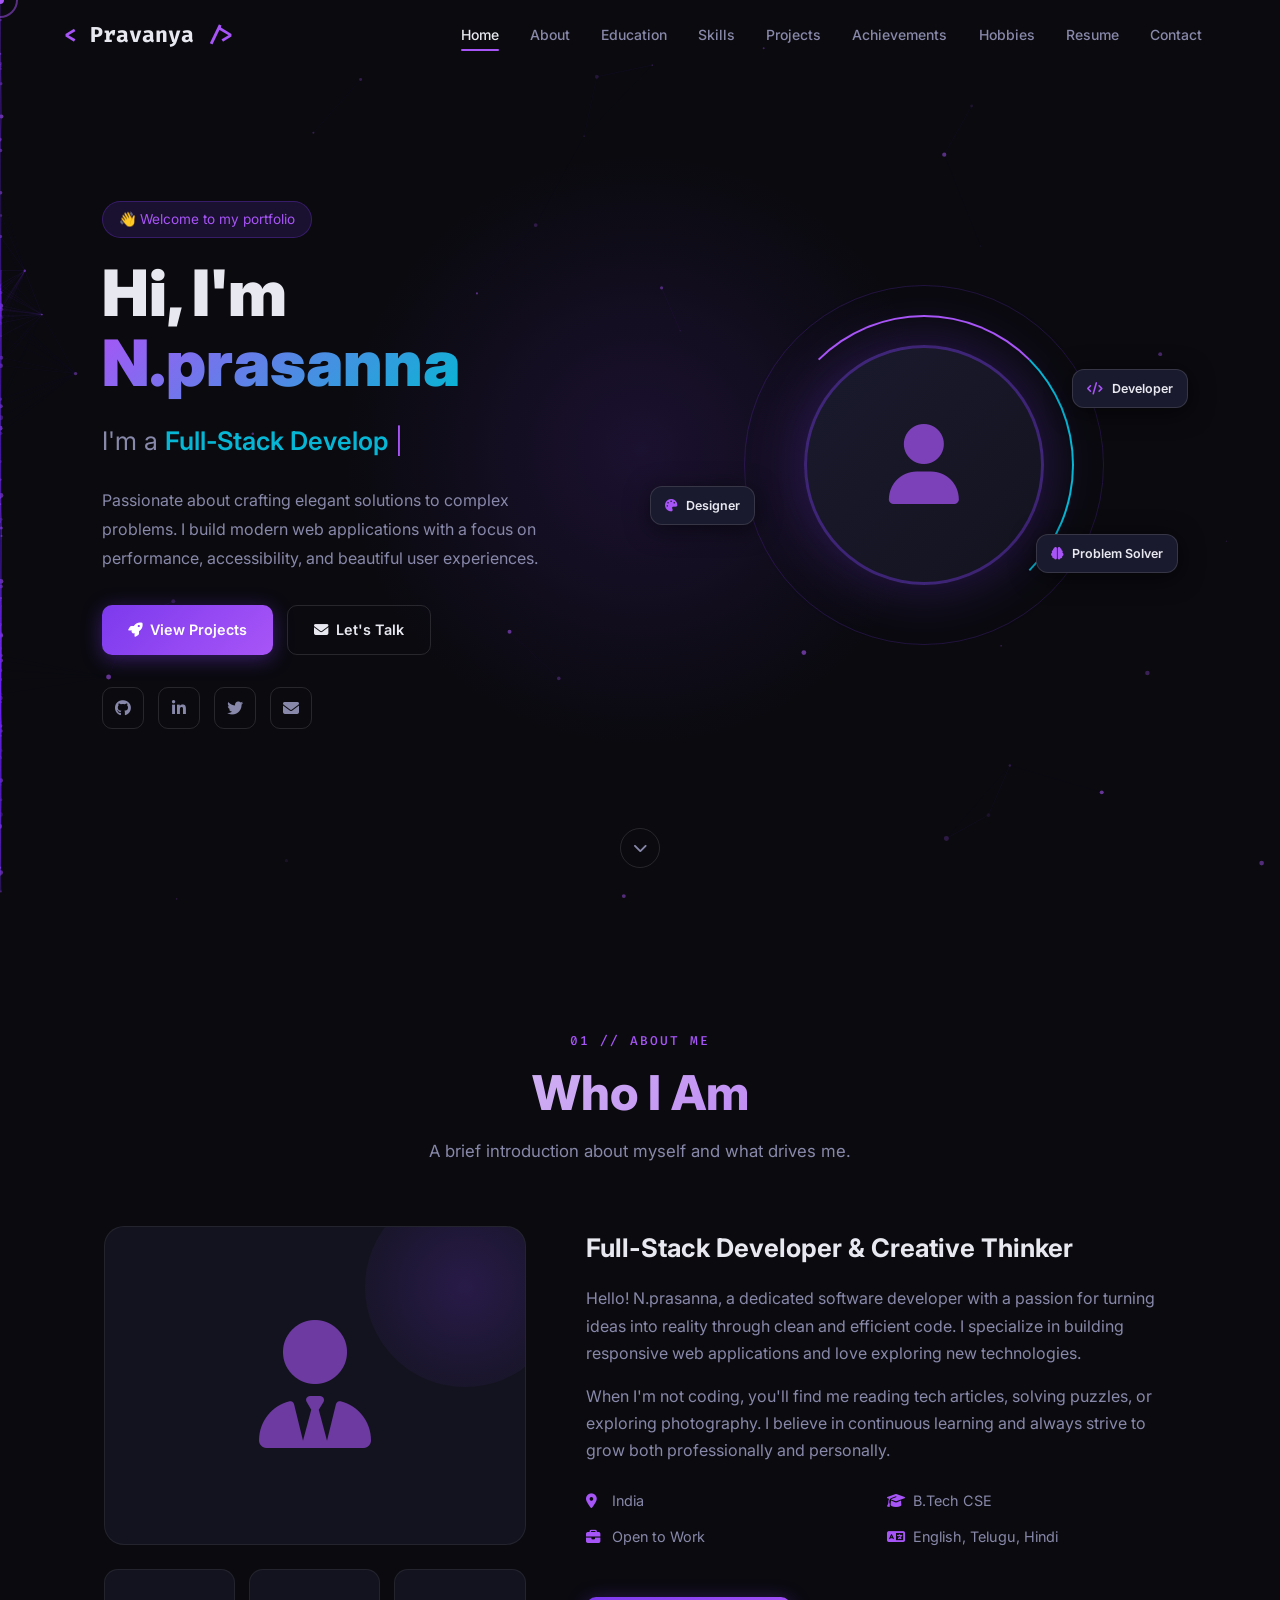
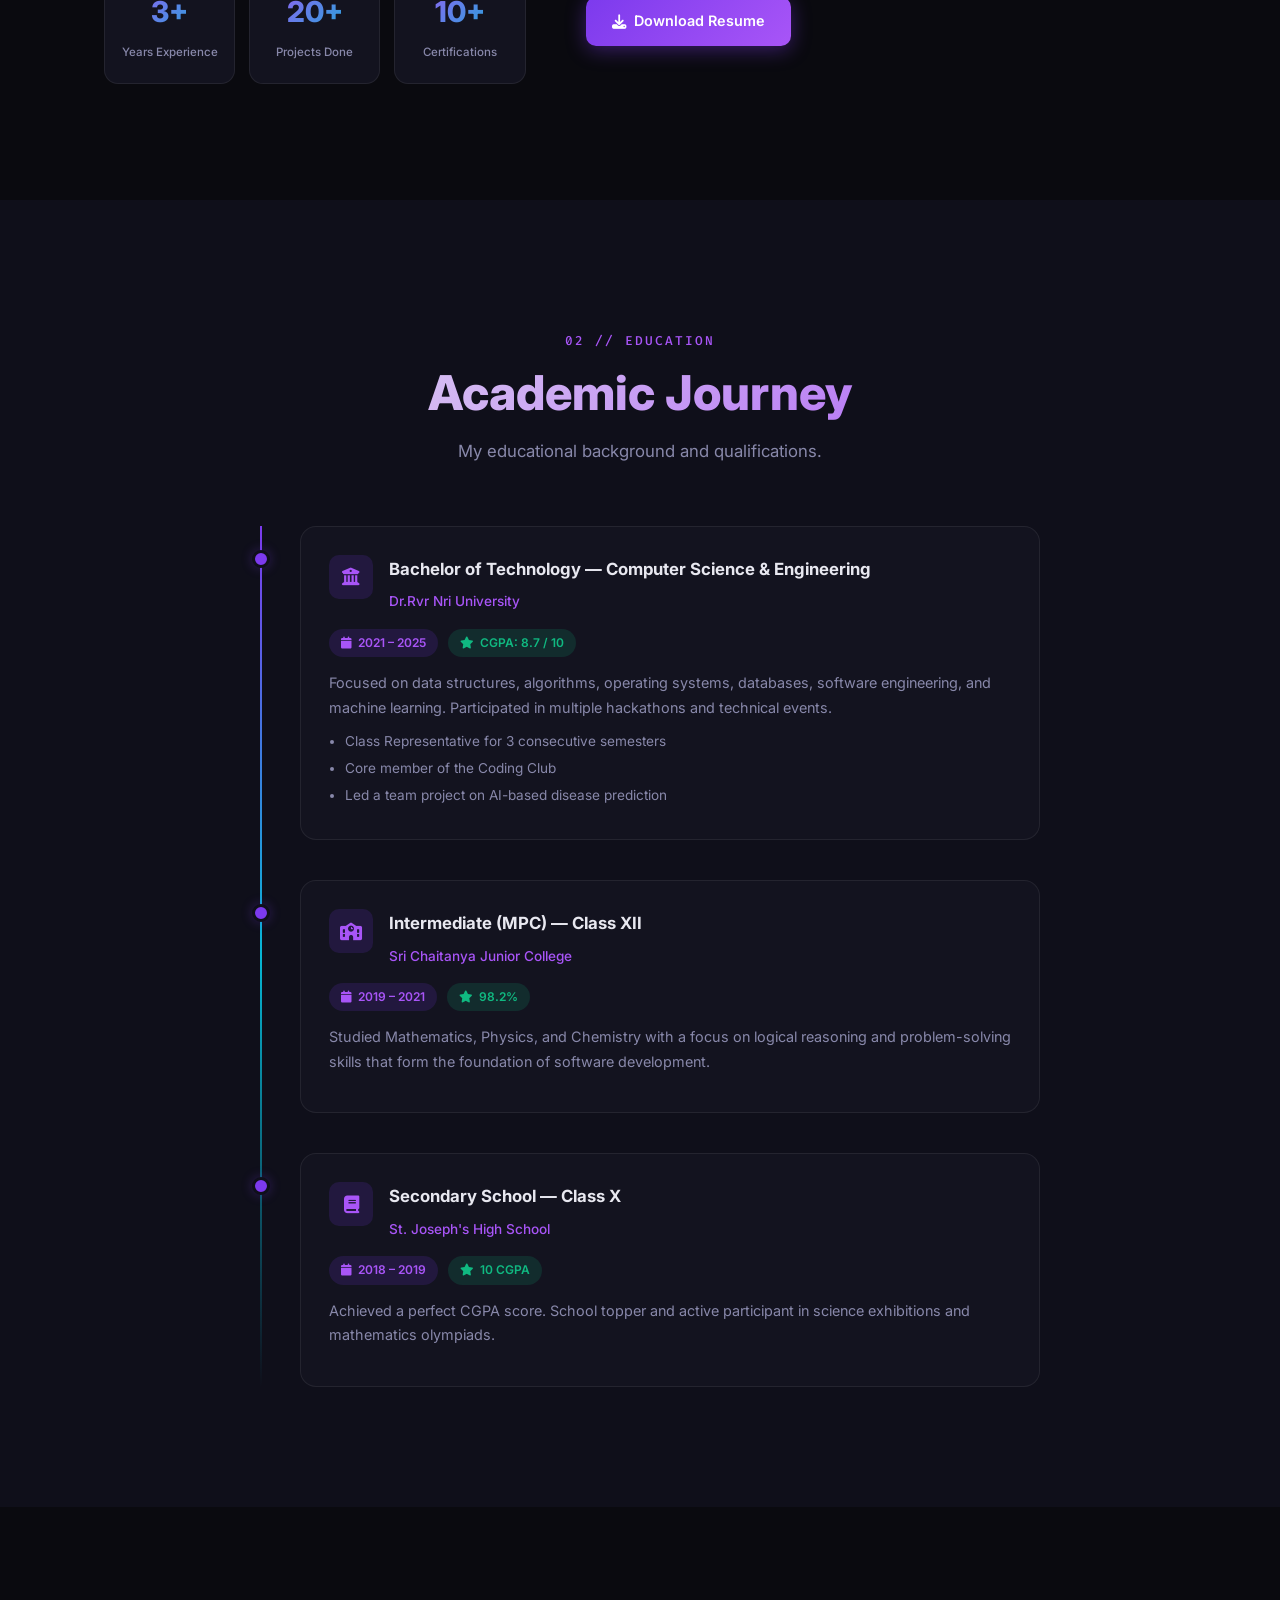
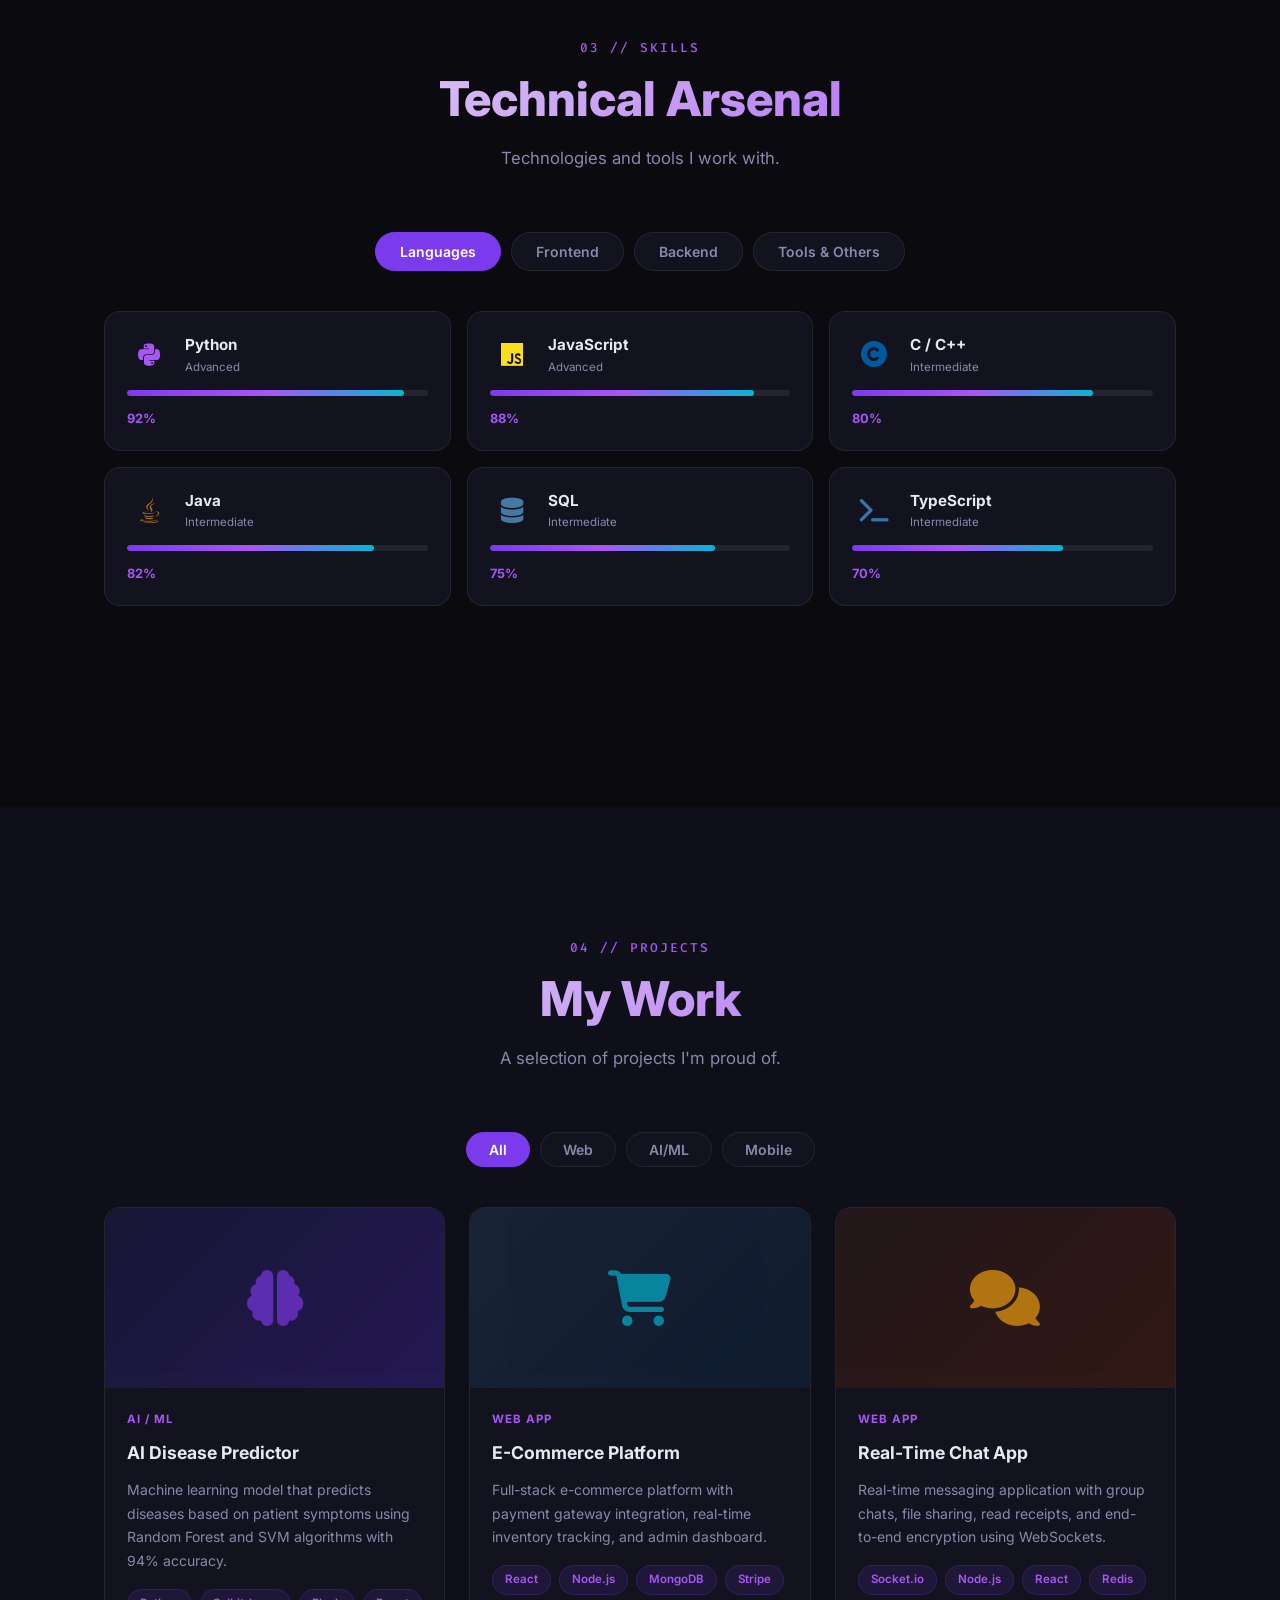
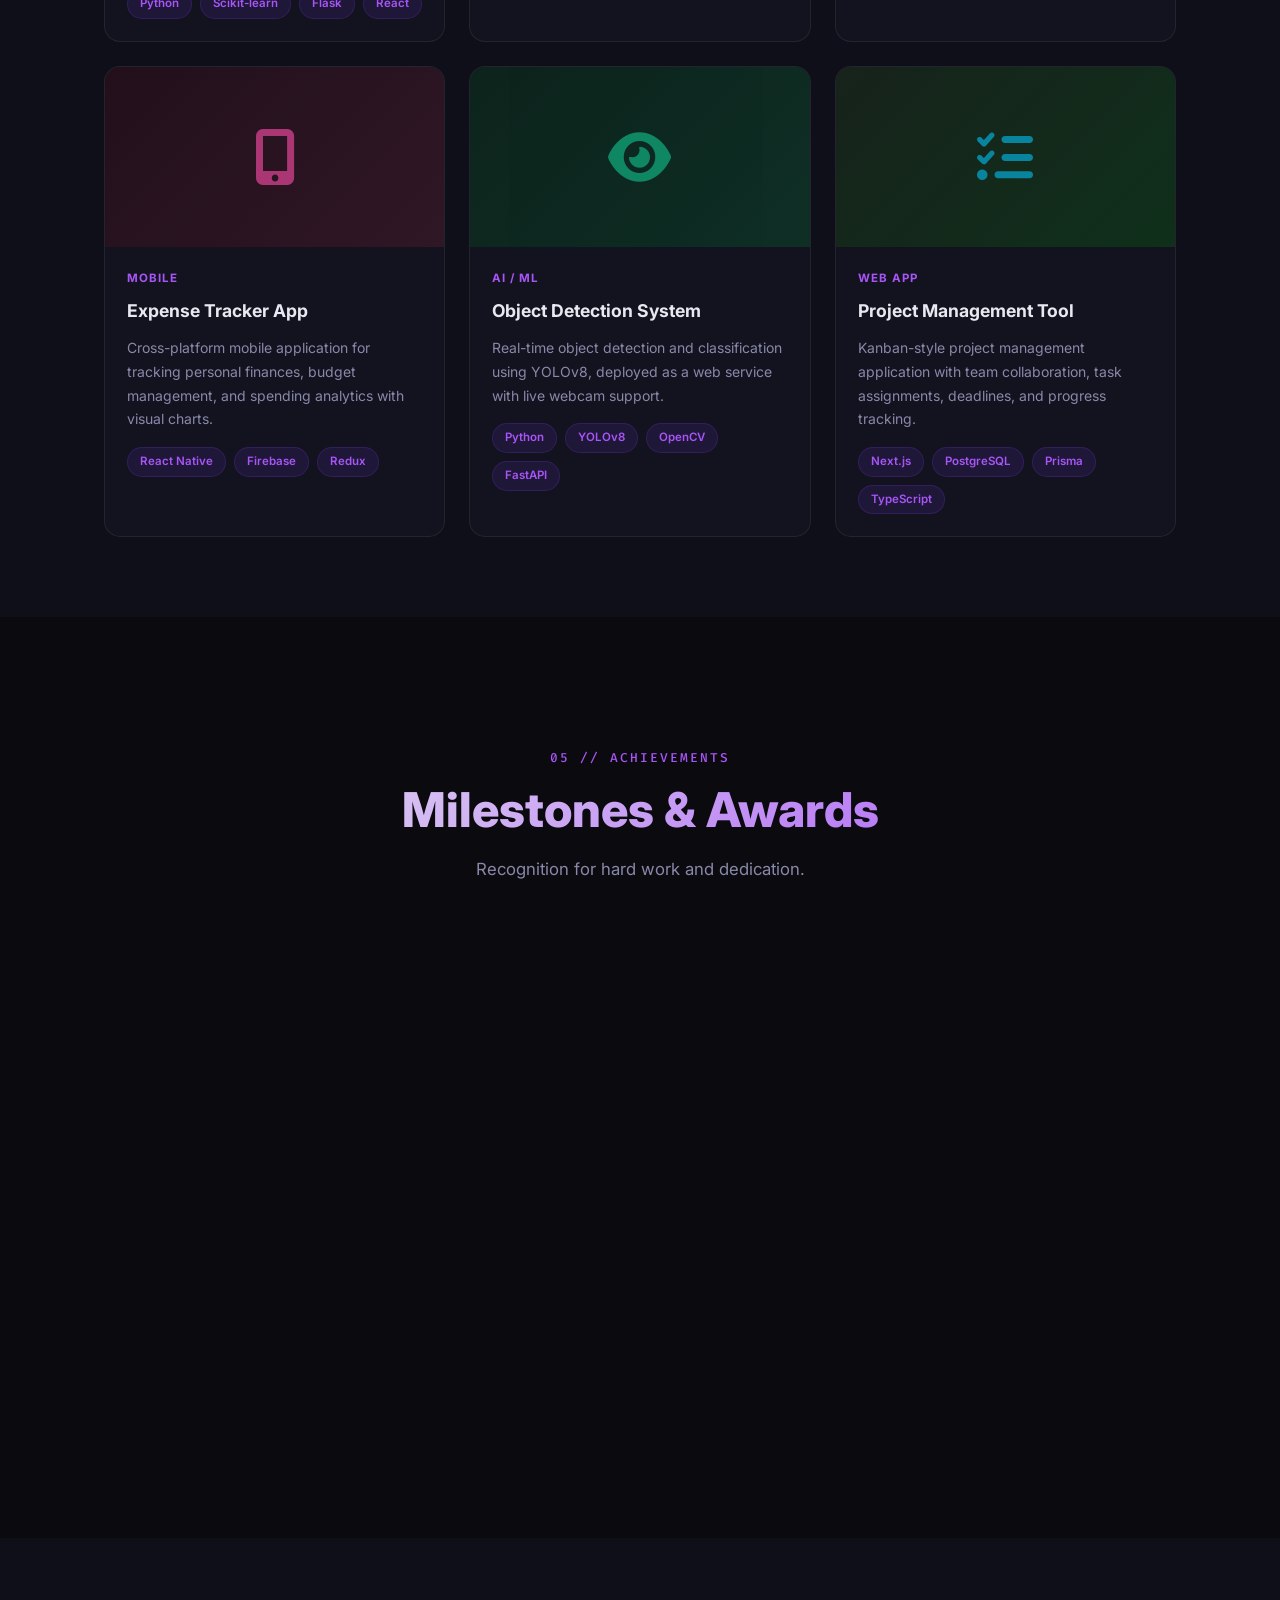
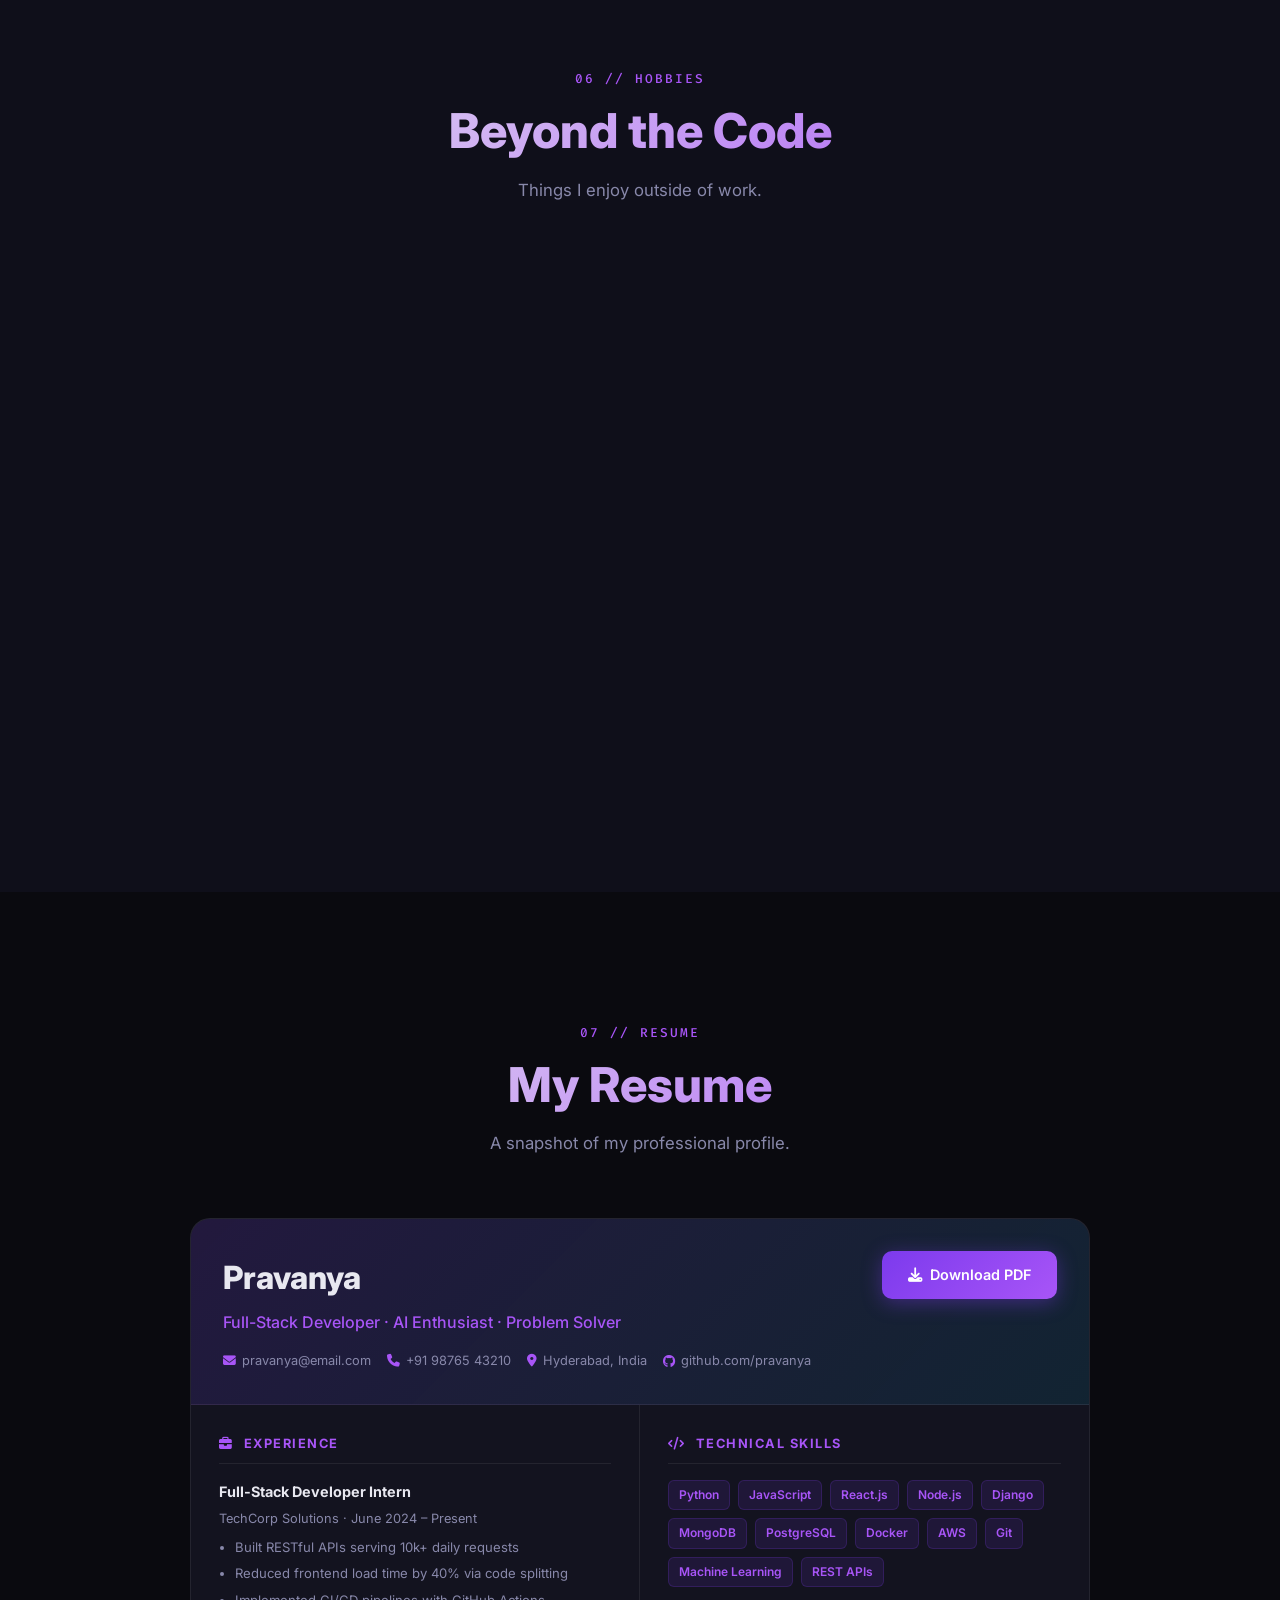
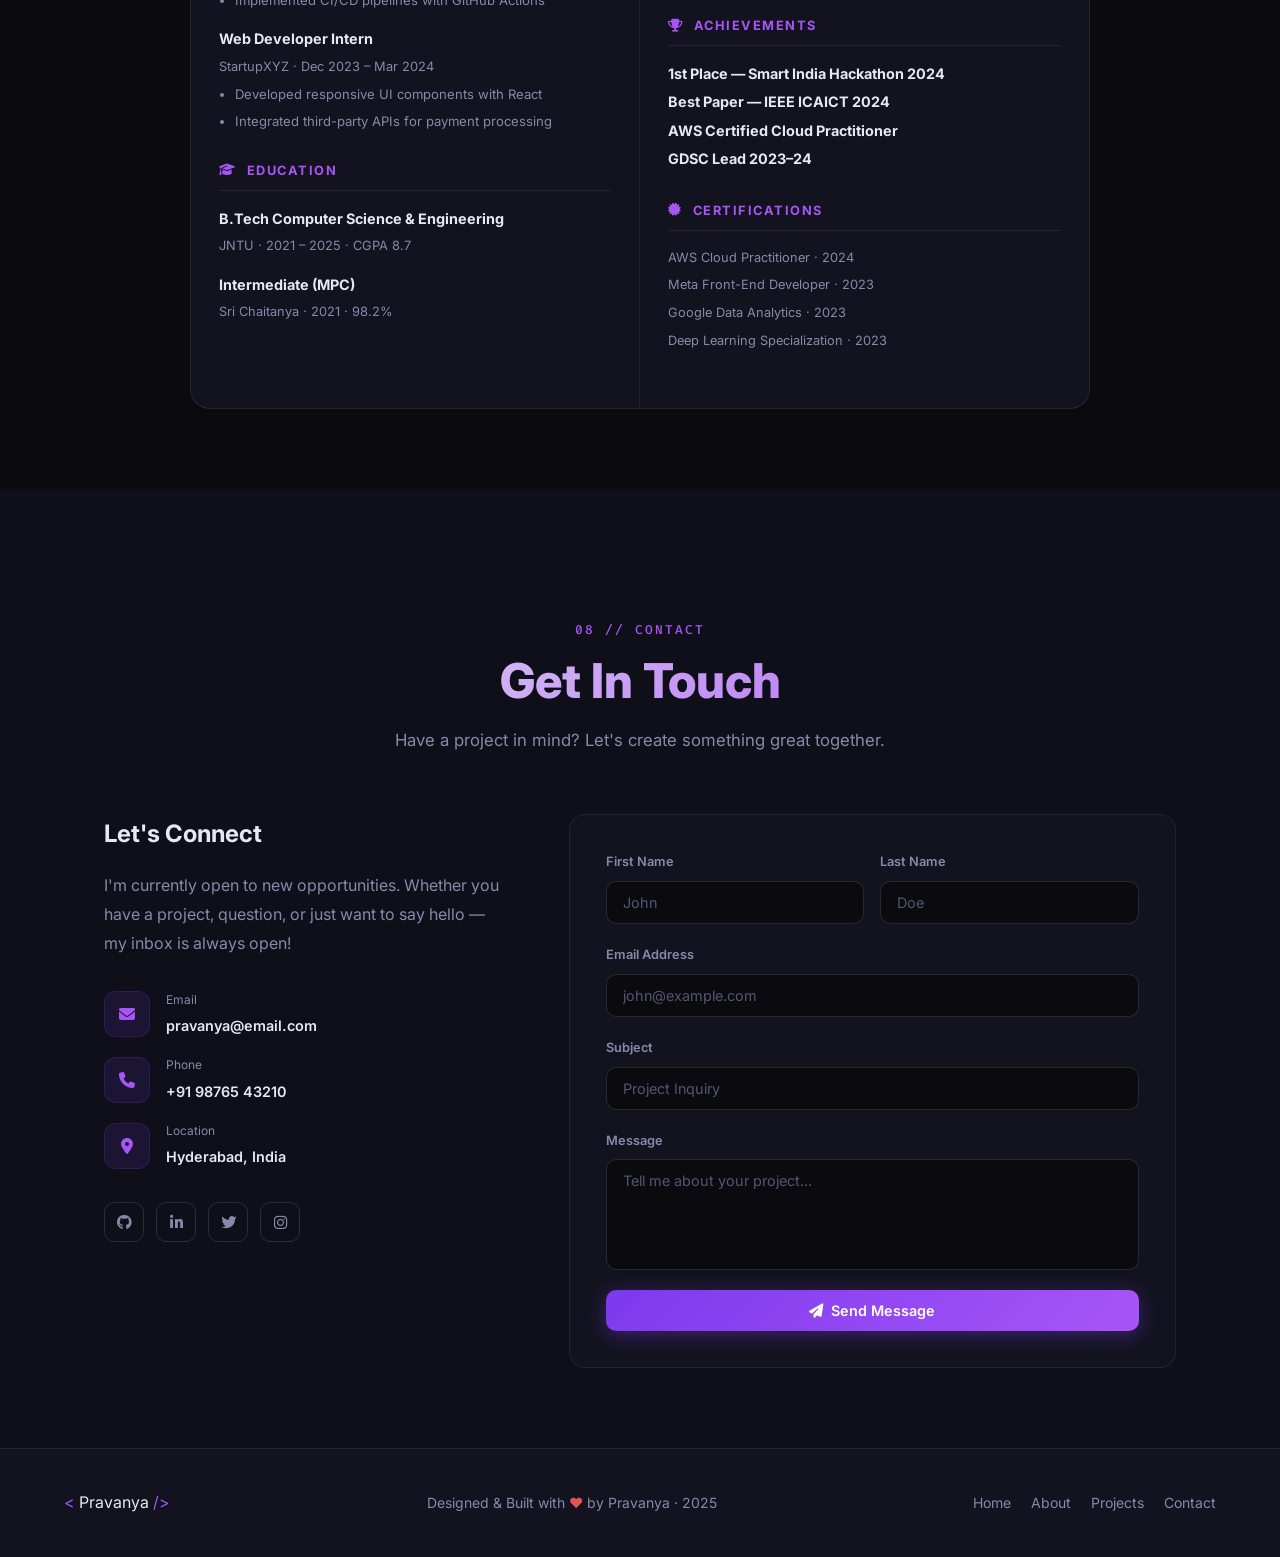
<file: portfolio.html>
<!DOCTYPE html>
<html lang="en">

<head>
    <meta charset="UTF-8" />
    <meta name="viewport" content="width=device-width, initial-scale=1.0" />
    <title>Pravanya | Portfolio</title>
    <link rel="stylesheet" href="portfolio.css" />
    <link rel="preconnect" href="https://fonts.googleapis.com" />
    <link
        href="https://fonts.googleapis.com/css2?family=Inter:wght@300;400;500;600;700;800;900&family=Fira+Code:wght@400;500&display=swap"
        rel="stylesheet" />
    <link rel="stylesheet" href="https://cdnjs.cloudflare.com/ajax/libs/font-awesome/6.5.1/css/all.min.css" />
</head>

<body>

    <!-- ──────────────── LOADER ──────────────── -->
    <div id="loader" class="loader">
        <div class="loader-inner">
            <span class="loader-text">&lt;Loading /&gt;</span>
            <div class="loader-bar">
                <div class="loader-progress"></div>
            </div>
        </div>
    </div>

    <!-- ──────────────── CURSOR ──────────────── -->
    <div class="cursor-dot"></div>
    <div class="cursor-ring"></div>

    <!-- ──────────────── NAV ──────────────── -->
    <nav class="navbar" id="navbar">
        <div class="nav-brand">
            <span class="brand-bracket">&lt;</span>
            <span class="brand-name">Pravanya</span>
            <span class="brand-bracket">/&gt;</span>
        </div>
        <ul class="nav-links" id="navLinks">
            <li><a href="#home" class="nav-link active" data-section="home">Home</a></li>
            <li><a href="#about" class="nav-link" data-section="about">About</a></li>
            <li><a href="#education" class="nav-link" data-section="education">Education</a></li>
            <li><a href="#skills" class="nav-link" data-section="skills">Skills</a></li>
            <li><a href="#projects" class="nav-link" data-section="projects">Projects</a></li>
            <li><a href="#achievements" class="nav-link" data-section="achievements">Achievements</a></li>
            <li><a href="#hobbies" class="nav-link" data-section="hobbies">Hobbies</a></li>
            <li><a href="#resume" class="nav-link" data-section="resume">Resume</a></li>
            <li><a href="#contact" class="nav-link" data-section="contact">Contact</a></li>
        </ul>
        <button class="hamburger" id="hamburger" aria-label="Toggle menu">
            <span></span><span></span><span></span>
        </button>
    </nav>

    <!-- ──────────────── PROGRESS BAR ──────────────── -->
    <div class="scroll-progress" id="scrollProgress"></div>

    <!-- ══════════════ HERO ══════════════ -->
    <section id="home" class="section hero-section">
        <div class="hero-bg">
            <div class="particles" id="particles"></div>
            <div class="hero-glow"></div>
        </div>
        <div class="hero-content">
            <div class="hero-badge">👋 Welcome to my portfolio</div>
            <h1 class="hero-title">
                Hi, I'm <span class="highlight-name">N.prasanna</span>
            </h1>
            <div class="hero-typewriter">
                <span>I'm a </span>
                <span class="typewriter" id="typewriter"></span>
                <span class="cursor-blink">|</span>
            </div>
            <p class="hero-desc">
                Passionate about crafting elegant solutions to complex problems.
                I build modern web applications with a focus on performance, accessibility, and beautiful user
                experiences.
            </p>
            <div class="hero-cta">
                <a href="#projects" class="btn btn-primary">
                    <i class="fas fa-rocket"></i> View Projects
                </a>
                <a href="#contact" class="btn btn-outline">
                    <i class="fas fa-envelope"></i> Let's Talk
                </a>
            </div>
            <div class="hero-socials">
                <a href="#" class="social-icon" aria-label="GitHub"><i class="fab fa-github"></i></a>
                <a href="#" class="social-icon" aria-label="LinkedIn"><i class="fab fa-linkedin-in"></i></a>
                <a href="#" class="social-icon" aria-label="Twitter"><i class="fab fa-twitter"></i></a>
                <a href="#" class="social-icon" aria-label="Email"><i class="fas fa-envelope"></i></a>
            </div>
        </div>
        <div class="hero-avatar-wrapper">
            <div class="avatar-ring-outer"></div>
            <div class="avatar-ring-inner"></div>
            <div class="hero-avatar">
                <div class="avatar-placeholder">
                    <i class="fas fa-user"></i>
                </div>
            </div>
            <div class="floating-badge badge-1"><i class="fas fa-code"></i> Developer</div>
            <div class="floating-badge badge-2"><i class="fas fa-palette"></i> Designer</div>
            <div class="floating-badge badge-3"><i class="fas fa-brain"></i> Problem Solver</div>
        </div>
        <a href="#about" class="scroll-down" aria-label="Scroll down">
            <i class="fas fa-chevron-down"></i>
        </a>
    </section>

    <!-- ══════════════ ABOUT ══════════════ -->
    <section id="about" class="section">
        <div class="container">
            <div class="section-header reveal">
                <span class="section-tag">01 // About Me</span>
                <h2 class="section-title">Who I Am</h2>
                <p class="section-subtitle">A brief introduction about myself and what drives me.</p>
            </div>
            <div class="about-grid">
                <div class="about-image-wrap reveal">
                    <div class="about-image-card">
                        <div class="about-avatar-lg">
                            <i class="fas fa-user-tie"></i>
                        </div>
                        <div class="about-image-decoration"></div>
                    </div>
                    <div class="about-stats">
                        <div class="stat-card reveal-stagger">
                            <span class="stat-number">3+</span>
                            <span class="stat-label">Years Experience</span>
                        </div>
                        <div class="stat-card reveal-stagger">
                            <span class="stat-number">20+</span>
                            <span class="stat-label">Projects Done</span>
                        </div>
                        <div class="stat-card reveal-stagger">
                            <span class="stat-number">10+</span>
                            <span class="stat-label">Certifications</span>
                        </div>
                    </div>
                </div>
                <div class="about-text reveal">
                    <h3>Full-Stack Developer & Creative Thinker</h3>
                    <p>
                        Hello! N.prasanna, a dedicated software developer with a passion for turning ideas into
                        reality through clean and efficient code. I specialize in building responsive web applications
                        and love exploring new technologies.
                    </p>
                    <p>
                        When I'm not coding, you'll find me reading tech articles, solving puzzles, or exploring
                        photography. I believe in continuous learning and always strive to grow both professionally and
                        personally.
                    </p>
                    <div class="about-info-grid">
                        <div class="info-item"><i class="fas fa-map-marker-alt"></i><span>India</span></div>
                        <div class="info-item"><i class="fas fa-graduation-cap"></i><span>B.Tech CSE</span></div>
                        <div class="info-item"><i class="fas fa-briefcase"></i><span>Open to Work</span></div>
                        <div class="info-item"><i class="fas fa-language"></i><span>English, Telugu, Hindi</span></div>
                    </div>
                    <a href="#resume" class="btn btn-primary mt-2">
                        <i class="fas fa-download"></i> Download Resume
                    </a>
                </div>
            </div>
        </div>
    </section>

    <!-- ══════════════ EDUCATION ══════════════ -->
    <section id="education" class="section section-alt">
        <div class="container">
            <div class="section-header reveal">
                <span class="section-tag">02 // Education</span>
                <h2 class="section-title">Academic Journey</h2>
                <p class="section-subtitle">My educational background and qualifications.</p>
            </div>
            <div class="timeline">

                <div class="timeline-item reveal">
                    <div class="timeline-dot"></div>
                    <div class="timeline-card">
                        <div class="timeline-header">
                            <div class="edu-icon"><i class="fas fa-university"></i></div>
                            <div>
                                <h3>Bachelor of Technology — Computer Science & Engineering</h3>
                                <span class="timeline-school">Dr.Rvr Nri University</span>
                            </div>
                        </div>
                        <div class="timeline-meta">
                            <span class="badge badge-primary"><i class="fas fa-calendar"></i> 2021 – 2025</span>
                            <span class="badge badge-success"><i class="fas fa-star"></i> CGPA: 8.7 / 10</span>
                        </div>
                        <p>Focused on data structures, algorithms, operating systems, databases, software engineering,
                            and machine learning. Participated in multiple hackathons and technical events.</p>
                        <ul class="edu-highlights">
                            <li>Class Representative for 3 consecutive semesters</li>
                            <li>Core member of the Coding Club</li>
                            <li>Led a team project on AI-based disease prediction</li>
                        </ul>
                    </div>
                </div>

                <div class="timeline-item reveal">
                    <div class="timeline-dot"></div>
                    <div class="timeline-card">
                        <div class="timeline-header">
                            <div class="edu-icon"><i class="fas fa-school"></i></div>
                            <div>
                                <h3>Intermediate (MPC) — Class XII</h3>
                                <span class="timeline-school">Sri Chaitanya Junior College</span>
                            </div>
                        </div>
                        <div class="timeline-meta">
                            <span class="badge badge-primary"><i class="fas fa-calendar"></i> 2019 – 2021</span>
                            <span class="badge badge-success"><i class="fas fa-star"></i> 98.2%</span>
                        </div>
                        <p>Studied Mathematics, Physics, and Chemistry with a focus on logical reasoning and
                            problem-solving skills that form the foundation of software development.</p>
                    </div>
                </div>

                <div class="timeline-item reveal">
                    <div class="timeline-dot"></div>
                    <div class="timeline-card">
                        <div class="timeline-header">
                            <div class="edu-icon"><i class="fas fa-book"></i></div>
                            <div>
                                <h3>Secondary School — Class X</h3>
                                <span class="timeline-school">St. Joseph's High School</span>
                            </div>
                        </div>
                        <div class="timeline-meta">
                            <span class="badge badge-primary"><i class="fas fa-calendar"></i> 2018 – 2019</span>
                            <span class="badge badge-success"><i class="fas fa-star"></i> 10 CGPA</span>
                        </div>
                        <p>Achieved a perfect CGPA score. School topper and active participant in science exhibitions
                            and mathematics olympiads.</p>
                    </div>
                </div>

            </div>
        </div>
    </section>

    <!-- ══════════════ SKILLS ══════════════ -->
    <section id="skills" class="section">
        <div class="container">
            <div class="section-header reveal">
                <span class="section-tag">03 // Skills</span>
                <h2 class="section-title">Technical Arsenal</h2>
                <p class="section-subtitle">Technologies and tools I work with.</p>
            </div>

            <div class="skills-tabs reveal">
                <button class="skill-tab active" data-tab="languages">Languages</button>
                <button class="skill-tab" data-tab="frontend">Frontend</button>
                <button class="skill-tab" data-tab="backend">Backend</button>
                <button class="skill-tab" data-tab="tools">Tools & Others</button>
            </div>

            <div class="skills-content">
                <!-- Languages -->
                <div class="skill-panel active" id="tab-languages">
                    <div class="skills-grid">
                        <div class="skill-card reveal-stagger" data-percent="92">
                            <div class="skill-icon"><i class="fab fa-python"></i></div>
                            <div class="skill-info"><span class="skill-name">Python</span><span
                                    class="skill-level">Advanced</span></div>
                            <div class="skill-bar">
                                <div class="skill-fill" data-width="92"></div>
                            </div>
                            <span class="skill-percent">92%</span>
                        </div>
                        <div class="skill-card reveal-stagger" data-percent="88">
                            <div class="skill-icon" style="color:#f7df1e"><i class="fab fa-js"></i></div>
                            <div class="skill-info"><span class="skill-name">JavaScript</span><span
                                    class="skill-level">Advanced</span></div>
                            <div class="skill-bar">
                                <div class="skill-fill" data-width="88"></div>
                            </div>
                            <span class="skill-percent">88%</span>
                        </div>
                        <div class="skill-card reveal-stagger" data-percent="80">
                            <div class="skill-icon" style="color:#00599c"><i class="fas fa-copyright"></i></div>
                            <div class="skill-info"><span class="skill-name">C / C++</span><span
                                    class="skill-level">Intermediate</span></div>
                            <div class="skill-bar">
                                <div class="skill-fill" data-width="80"></div>
                            </div>
                            <span class="skill-percent">80%</span>
                        </div>
                        <div class="skill-card reveal-stagger" data-percent="82">
                            <div class="skill-icon" style="color:#b07219"><i class="fab fa-java"></i></div>
                            <div class="skill-info"><span class="skill-name">Java</span><span
                                    class="skill-level">Intermediate</span></div>
                            <div class="skill-bar">
                                <div class="skill-fill" data-width="82"></div>
                            </div>
                            <span class="skill-percent">82%</span>
                        </div>
                        <div class="skill-card reveal-stagger" data-percent="75">
                            <div class="skill-icon" style="color:#4479a1"><i class="fas fa-database"></i></div>
                            <div class="skill-info"><span class="skill-name">SQL</span><span
                                    class="skill-level">Intermediate</span></div>
                            <div class="skill-bar">
                                <div class="skill-fill" data-width="75"></div>
                            </div>
                            <span class="skill-percent">75%</span>
                        </div>
                        <div class="skill-card reveal-stagger" data-percent="70">
                            <div class="skill-icon" style="color:#3776AB"><i class="fas fa-terminal"></i></div>
                            <div class="skill-info"><span class="skill-name">TypeScript</span><span
                                    class="skill-level">Intermediate</span></div>
                            <div class="skill-bar">
                                <div class="skill-fill" data-width="70"></div>
                            </div>
                            <span class="skill-percent">70%</span>
                        </div>
                    </div>
                </div>

                <!-- Frontend -->
                <div class="skill-panel" id="tab-frontend">
                    <div class="skills-grid">
                        <div class="skill-card reveal-stagger" data-percent="90">
                            <div class="skill-icon" style="color:#e34f26"><i class="fab fa-html5"></i></div>
                            <div class="skill-info"><span class="skill-name">HTML5</span><span
                                    class="skill-level">Advanced</span></div>
                            <div class="skill-bar">
                                <div class="skill-fill" data-width="90"></div>
                            </div>
                            <span class="skill-percent">90%</span>
                        </div>
                        <div class="skill-card reveal-stagger" data-percent="88">
                            <div class="skill-icon" style="color:#264de4"><i class="fab fa-css3-alt"></i></div>
                            <div class="skill-info"><span class="skill-name">CSS3</span><span
                                    class="skill-level">Advanced</span></div>
                            <div class="skill-bar">
                                <div class="skill-fill" data-width="88"></div>
                            </div>
                            <span class="skill-percent">88%</span>
                        </div>
                        <div class="skill-card reveal-stagger" data-percent="85">
                            <div class="skill-icon" style="color:#61dafb"><i class="fab fa-react"></i></div>
                            <div class="skill-info"><span class="skill-name">React.js</span><span
                                    class="skill-level">Advanced</span></div>
                            <div class="skill-bar">
                                <div class="skill-fill" data-width="85"></div>
                            </div>
                            <span class="skill-percent">85%</span>
                        </div>
                        <div class="skill-card reveal-stagger" data-percent="78">
                            <div class="skill-icon" style="color:#38b2ac"><i class="fab fa-bootstrap"></i></div>
                            <div class="skill-info"><span class="skill-name">Tailwind CSS</span><span
                                    class="skill-level">Intermediate</span></div>
                            <div class="skill-bar">
                                <div class="skill-fill" data-width="78"></div>
                            </div>
                            <span class="skill-percent">78%</span>
                        </div>
                    </div>
                </div>

                <!-- Backend -->
                <div class="skill-panel" id="tab-backend">
                    <div class="skills-grid">
                        <div class="skill-card reveal-stagger" data-percent="82">
                            <div class="skill-icon" style="color:#68a063"><i class="fab fa-node-js"></i></div>
                            <div class="skill-info"><span class="skill-name">Node.js</span><span
                                    class="skill-level">Intermediate</span></div>
                            <div class="skill-bar">
                                <div class="skill-fill" data-width="82"></div>
                            </div>
                            <span class="skill-percent">82%</span>
                        </div>
                        <div class="skill-card reveal-stagger" data-percent="80">
                            <div class="skill-icon" style="color:#ff5733"><i class="fab fa-python"></i></div>
                            <div class="skill-info"><span class="skill-name">Django / Flask</span><span
                                    class="skill-level">Intermediate</span></div>
                            <div class="skill-bar">
                                <div class="skill-fill" data-width="80"></div>
                            </div>
                            <span class="skill-percent">80%</span>
                        </div>
                        <div class="skill-card reveal-stagger" data-percent="75">
                            <div class="skill-icon" style="color:#4db33d"><i class="fas fa-leaf"></i></div>
                            <div class="skill-info"><span class="skill-name">MongoDB</span><span
                                    class="skill-level">Intermediate</span></div>
                            <div class="skill-bar">
                                <div class="skill-fill" data-width="75"></div>
                            </div>
                            <span class="skill-percent">75%</span>
                        </div>
                        <div class="skill-card reveal-stagger" data-percent="72">
                            <div class="skill-icon" style="color:#336791"><i class="fas fa-database"></i></div>
                            <div class="skill-info"><span class="skill-name">PostgreSQL</span><span
                                    class="skill-level">Intermediate</span></div>
                            <div class="skill-bar">
                                <div class="skill-fill" data-width="72"></div>
                            </div>
                            <span class="skill-percent">72%</span>
                        </div>
                    </div>
                </div>

                <!-- Tools -->
                <div class="skill-panel" id="tab-tools">
                    <div class="tools-grid">
                        <div class="tool-chip reveal-stagger"><i class="fab fa-git-alt"></i> Git</div>
                        <div class="tool-chip reveal-stagger"><i class="fab fa-github"></i> GitHub</div>
                        <div class="tool-chip reveal-stagger"><i class="fab fa-docker"></i> Docker</div>
                        <div class="tool-chip reveal-stagger"><i class="fas fa-cloud"></i> AWS</div>
                        <div class="tool-chip reveal-stagger"><i class="fab fa-linux"></i> Linux</div>
                        <div class="tool-chip reveal-stagger"><i class="fas fa-code-branch"></i> REST APIs</div>
                        <div class="tool-chip reveal-stagger"><i class="fas fa-robot"></i> Machine Learning</div>
                        <div class="tool-chip reveal-stagger"><i class="fas fa-fire"></i> Firebase</div>
                        <div class="tool-chip reveal-stagger"><i class="fas fa-pencil-ruler"></i> Figma</div>
                        <div class="tool-chip reveal-stagger"><i class="fas fa-terminal"></i> VS Code</div>
                        <div class="tool-chip reveal-stagger"><i class="fas fa-jira"></i> Postman</div>
                        <div class="tool-chip reveal-stagger"><i class="fas fa-network-wired"></i> GraphQL</div>
                    </div>
                </div>
            </div>
        </div>
    </section>

    <!-- ══════════════ PROJECTS ══════════════ -->
    <section id="projects" class="section section-alt">
        <div class="container">
            <div class="section-header reveal">
                <span class="section-tag">04 // Projects</span>
                <h2 class="section-title">My Work</h2>
                <p class="section-subtitle">A selection of projects I'm proud of.</p>
            </div>

            <div class="project-filters reveal">
                <button class="filter-btn active" data-filter="all">All</button>
                <button class="filter-btn" data-filter="web">Web</button>
                <button class="filter-btn" data-filter="ai">AI/ML</button>
                <button class="filter-btn" data-filter="mobile">Mobile</button>
            </div>

            <div class="projects-grid" id="projectsGrid">

                <div class="project-card reveal" data-category="ai">
                    <div class="project-image">
                        <div class="project-img-placeholder ai">
                            <i class="fas fa-brain"></i>
                        </div>
                        <div class="project-overlay">
                            <a href="#" class="project-link" aria-label="GitHub"><i class="fab fa-github"></i></a>
                            <a href="#" class="project-link" aria-label="Live Demo"><i
                                    class="fas fa-external-link-alt"></i></a>
                        </div>
                    </div>
                    <div class="project-content">
                        <div class="project-category-tag">AI / ML</div>
                        <h3 class="project-title">AI Disease Predictor</h3>
                        <p class="project-desc">Machine learning model that predicts diseases based on patient symptoms
                            using Random Forest and SVM algorithms with 94% accuracy.</p>
                        <div class="project-tags">
                            <span class="tag">Python</span>
                            <span class="tag">Scikit-learn</span>
                            <span class="tag">Flask</span>
                            <span class="tag">React</span>
                        </div>
                    </div>
                </div>

                <div class="project-card reveal" data-category="web">
                    <div class="project-image">
                        <div class="project-img-placeholder web">
                            <i class="fas fa-shopping-cart"></i>
                        </div>
                        <div class="project-overlay">
                            <a href="#" class="project-link" aria-label="GitHub"><i class="fab fa-github"></i></a>
                            <a href="#" class="project-link" aria-label="Live Demo"><i
                                    class="fas fa-external-link-alt"></i></a>
                        </div>
                    </div>
                    <div class="project-content">
                        <div class="project-category-tag">Web App</div>
                        <h3 class="project-title">E-Commerce Platform</h3>
                        <p class="project-desc">Full-stack e-commerce platform with payment gateway integration,
                            real-time inventory tracking, and admin dashboard.</p>
                        <div class="project-tags">
                            <span class="tag">React</span>
                            <span class="tag">Node.js</span>
                            <span class="tag">MongoDB</span>
                            <span class="tag">Stripe</span>
                        </div>
                    </div>
                </div>

                <div class="project-card reveal" data-category="web">
                    <div class="project-image">
                        <div class="project-img-placeholder tool">
                            <i class="fas fa-comments"></i>
                        </div>
                        <div class="project-overlay">
                            <a href="#" class="project-link" aria-label="GitHub"><i class="fab fa-github"></i></a>
                            <a href="#" class="project-link" aria-label="Live Demo"><i
                                    class="fas fa-external-link-alt"></i></a>
                        </div>
                    </div>
                    <div class="project-content">
                        <div class="project-category-tag">Web App</div>
                        <h3 class="project-title">Real-Time Chat App</h3>
                        <p class="project-desc">Real-time messaging application with group chats, file sharing, read
                            receipts, and end-to-end encryption using WebSockets.</p>
                        <div class="project-tags">
                            <span class="tag">Socket.io</span>
                            <span class="tag">Node.js</span>
                            <span class="tag">React</span>
                            <span class="tag">Redis</span>
                        </div>
                    </div>
                </div>

                <div class="project-card reveal" data-category="mobile">
                    <div class="project-image">
                        <div class="project-img-placeholder mobile">
                            <i class="fas fa-mobile-alt"></i>
                        </div>
                        <div class="project-overlay">
                            <a href="#" class="project-link" aria-label="GitHub"><i class="fab fa-github"></i></a>
                            <a href="#" class="project-link" aria-label="Live Demo"><i
                                    class="fas fa-external-link-alt"></i></a>
                        </div>
                    </div>
                    <div class="project-content">
                        <div class="project-category-tag">Mobile</div>
                        <h3 class="project-title">Expense Tracker App</h3>
                        <p class="project-desc">Cross-platform mobile application for tracking personal finances, budget
                            management, and spending analytics with visual charts.</p>
                        <div class="project-tags">
                            <span class="tag">React Native</span>
                            <span class="tag">Firebase</span>
                            <span class="tag">Redux</span>
                        </div>
                    </div>
                </div>

                <div class="project-card reveal" data-category="ai">
                    <div class="project-image">
                        <div class="project-img-placeholder ai2">
                            <i class="fas fa-eye"></i>
                        </div>
                        <div class="project-overlay">
                            <a href="#" class="project-link" aria-label="GitHub"><i class="fab fa-github"></i></a>
                            <a href="#" class="project-link" aria-label="Live Demo"><i
                                    class="fas fa-external-link-alt"></i></a>
                        </div>
                    </div>
                    <div class="project-content">
                        <div class="project-category-tag">AI / ML</div>
                        <h3 class="project-title">Object Detection System</h3>
                        <p class="project-desc">Real-time object detection and classification using YOLOv8, deployed as
                            a web service with live webcam support.</p>
                        <div class="project-tags">
                            <span class="tag">Python</span>
                            <span class="tag">YOLOv8</span>
                            <span class="tag">OpenCV</span>
                            <span class="tag">FastAPI</span>
                        </div>
                    </div>
                </div>

                <div class="project-card reveal" data-category="web">
                    <div class="project-image">
                        <div class="project-img-placeholder dev">
                            <i class="fas fa-tasks"></i>
                        </div>
                        <div class="project-overlay">
                            <a href="#" class="project-link" aria-label="GitHub"><i class="fab fa-github"></i></a>
                            <a href="#" class="project-link" aria-label="Live Demo"><i
                                    class="fas fa-external-link-alt"></i></a>
                        </div>
                    </div>
                    <div class="project-content">
                        <div class="project-category-tag">Web App</div>
                        <h3 class="project-title">Project Management Tool</h3>
                        <p class="project-desc">Kanban-style project management application with team collaboration,
                            task assignments, deadlines, and progress tracking.</p>
                        <div class="project-tags">
                            <span class="tag">Next.js</span>
                            <span class="tag">PostgreSQL</span>
                            <span class="tag">Prisma</span>
                            <span class="tag">TypeScript</span>
                        </div>
                    </div>
                </div>

            </div>
        </div>
    </section>

    <!-- ══════════════ ACHIEVEMENTS ══════════════ -->
    <section id="achievements" class="section">
        <div class="container">
            <div class="section-header reveal">
                <span class="section-tag">05 // Achievements</span>
                <h2 class="section-title">Milestones & Awards</h2>
                <p class="section-subtitle">Recognition for hard work and dedication.</p>
            </div>
            <div class="achievements-grid">

                <div class="achievement-card reveal-stagger">
                    <div class="achievement-icon gold">
                        <i class="fas fa-trophy"></i>
                    </div>
                    <div class="achievement-content">
                        <h3>1st Place — National Hackathon 2024</h3>
                        <p>Won first place at the Smart India Hackathon with an AI-powered healthcare solution among
                            500+ teams nationwide.</p>
                        <span class="achievement-date">March 2024</span>
                    </div>
                </div>

                <div class="achievement-card reveal-stagger">
                    <div class="achievement-icon silver">
                        <i class="fas fa-medal"></i>
                    </div>
                    <div class="achievement-content">
                        <h3>Google Developer Student Club Lead</h3>
                        <p>Selected as GDSC Lead for the university chapter, organizing workshops, events, and mentoring
                            200+ students.</p>
                        <span class="achievement-date">August 2023</span>
                    </div>
                </div>

                <div class="achievement-card reveal-stagger">
                    <div class="achievement-icon blue">
                        <i class="fas fa-certificate"></i>
                    </div>
                    <div class="achievement-content">
                        <h3>AWS Certified Cloud Practitioner</h3>
                        <p>Earned the AWS Cloud Practitioner certification, demonstrating proficiency in cloud computing
                            concepts and AWS services.</p>
                        <span class="achievement-date">January 2024</span>
                    </div>
                </div>

                <div class="achievement-card reveal-stagger">
                    <div class="achievement-icon green">
                        <i class="fas fa-code"></i>
                    </div>
                    <div class="achievement-content">
                        <h3>LeetCode — 500+ Problems Solved</h3>
                        <p>Achieved Knight rank on LeetCode by solving 500+ problems across arrays, trees, graphs, and
                            dynamic programming.</p>
                        <span class="achievement-date">Ongoing</span>
                    </div>
                </div>

                <div class="achievement-card reveal-stagger">
                    <div class="achievement-icon purple">
                        <i class="fas fa-star"></i>
                    </div>
                    <div class="achievement-content">
                        <h3>Best Paper Award — IEEE Conference</h3>
                        <p>Research paper on "Federated Learning for Privacy-Preserving Medical Data Analysis" received
                            the Best Paper Award at IEEE ICAICT 2024.</p>
                        <span class="achievement-date">September 2024</span>
                    </div>
                </div>

                <div class="achievement-card reveal-stagger">
                    <div class="achievement-icon orange">
                        <i class="fas fa-users"></i>
                    </div>
                    <div class="achievement-content">
                        <h3>Open Source Contributor</h3>
                        <p>Active contributor to 5+ open-source projects with 200+ GitHub contributions and multiple
                            merged pull requests in major repos.</p>
                        <span class="achievement-date">2023 – Present</span>
                    </div>
                </div>

            </div>
        </div>
    </section>

    <!-- ══════════════ HOBBIES ══════════════ -->
    <section id="hobbies" class="section section-alt">
        <div class="container">
            <div class="section-header reveal">
                <span class="section-tag">06 // Hobbies</span>
                <h2 class="section-title">Beyond the Code</h2>
                <p class="section-subtitle">Things I enjoy outside of work.</p>
            </div>
            <div class="hobbies-grid">

                <div class="hobby-card reveal-stagger">
                    <div class="hobby-icon-wrap" style="--hue: 200deg">
                        <i class="fas fa-camera"></i>
                    </div>
                    <h3>Photography</h3>
                    <p>Capturing moments and stories through the lens. I specialize in street photography and nature
                        landscapes.</p>
                </div>

                <div class="hobby-card reveal-stagger">
                    <div class="hobby-icon-wrap" style="--hue: 130deg">
                        <i class="fas fa-book-open"></i>
                    </div>
                    <h3>Reading</h3>
                    <p>Avid reader of tech books, sci-fi novels, and self-development literature. Currently reading
                        "Atomic Habits".</p>
                </div>

                <div class="hobby-card reveal-stagger">
                    <div class="hobby-icon-wrap" style="--hue: 280deg">
                        <i class="fas fa-gamepad"></i>
                    </div>
                    <h3>Gaming</h3>
                    <p>Strategy and puzzle games enthusiast. Gaming sharpens my analytical thinking and decision-making
                        skills.</p>
                </div>

                <div class="hobby-card reveal-stagger">
                    <div class="hobby-icon-wrap" style="--hue: 350deg">
                        <i class="fas fa-music"></i>
                    </div>
                    <h3>Music</h3>
                    <p>Playing the guitar and exploring various genres. Music fuels my creativity and helps me unwind
                        after a long coding session.</p>
                </div>

                <div class="hobby-card reveal-stagger">
                    <div class="hobby-icon-wrap" style="--hue: 40deg">
                        <i class="fas fa-hiking"></i>
                    </div>
                    <h3>Hiking</h3>
                    <p>Weekend hikes to reconnect with nature. It's the perfect way to refresh my mind and gain new
                        perspectives.</p>
                </div>

                <div class="hobby-card reveal-stagger">
                    <div class="hobby-icon-wrap" style="--hue: 170deg">
                        <i class="fas fa-paint-brush"></i>
                    </div>
                    <h3>UI/UX Design</h3>
                    <p>Designing beautiful, user-friendly interfaces on Figma. I love the intersection of art and
                        technology.</p>
                </div>

            </div>
        </div>
    </section>

    <!-- ══════════════ RESUME ══════════════ -->
    <section id="resume" class="section">
        <div class="container">
            <div class="section-header reveal">
                <span class="section-tag">07 // Resume</span>
                <h2 class="section-title">My Resume</h2>
                <p class="section-subtitle">A snapshot of my professional profile.</p>
            </div>
            <div class="resume-wrapper reveal">
                <div class="resume-card">
                    <div class="resume-header-bar">
                        <div>
                            <h2 class="resume-name">Pravanya</h2>
                            <p class="resume-tagline">Full-Stack Developer · AI Enthusiast · Problem Solver</p>
                            <div class="resume-contact-row">
                                <span><i class="fas fa-envelope"></i> pravanya@email.com</span>
                                <span><i class="fas fa-phone"></i> +91 98765 43210</span>
                                <span><i class="fas fa-map-marker-alt"></i> Hyderabad, India</span>
                                <span><i class="fab fa-github"></i> github.com/pravanya</span>
                            </div>
                        </div>
                        <a href="#" class="btn btn-primary" id="downloadResume">
                            <i class="fas fa-download"></i> Download PDF
                        </a>
                    </div>

                    <div class="resume-body">
                        <div class="resume-col">
                            <div class="resume-section-block">
                                <h4><i class="fas fa-briefcase"></i> Experience</h4>
                                <div class="resume-entry">
                                    <strong>Full-Stack Developer Intern</strong>
                                    <span class="resume-org">TechCorp Solutions · June 2024 – Present</span>
                                    <ul>
                                        <li>Built RESTful APIs serving 10k+ daily requests</li>
                                        <li>Reduced frontend load time by 40% via code splitting</li>
                                        <li>Implemented CI/CD pipelines with GitHub Actions</li>
                                    </ul>
                                </div>
                                <div class="resume-entry">
                                    <strong>Web Developer Intern</strong>
                                    <span class="resume-org">StartupXYZ · Dec 2023 – Mar 2024</span>
                                    <ul>
                                        <li>Developed responsive UI components with React</li>
                                        <li>Integrated third-party APIs for payment processing</li>
                                    </ul>
                                </div>
                            </div>

                            <div class="resume-section-block">
                                <h4><i class="fas fa-graduation-cap"></i> Education</h4>
                                <div class="resume-entry">
                                    <strong>B.Tech Computer Science & Engineering</strong>
                                    <span class="resume-org">JNTU · 2021 – 2025 · CGPA 8.7</span>
                                </div>
                                <div class="resume-entry">
                                    <strong>Intermediate (MPC)</strong>
                                    <span class="resume-org">Sri Chaitanya · 2021 · 98.2%</span>
                                </div>
                            </div>
                        </div>

                        <div class="resume-col">
                            <div class="resume-section-block">
                                <h4><i class="fas fa-code"></i> Technical Skills</h4>
                                <div class="resume-skills-list">
                                    <span class="resume-tag">Python</span>
                                    <span class="resume-tag">JavaScript</span>
                                    <span class="resume-tag">React.js</span>
                                    <span class="resume-tag">Node.js</span>
                                    <span class="resume-tag">Django</span>
                                    <span class="resume-tag">MongoDB</span>
                                    <span class="resume-tag">PostgreSQL</span>
                                    <span class="resume-tag">Docker</span>
                                    <span class="resume-tag">AWS</span>
                                    <span class="resume-tag">Git</span>
                                    <span class="resume-tag">Machine Learning</span>
                                    <span class="resume-tag">REST APIs</span>
                                </div>
                            </div>

                            <div class="resume-section-block">
                                <h4><i class="fas fa-trophy"></i> Achievements</h4>
                                <div class="resume-entry">
                                    <strong>1st Place — Smart India Hackathon 2024</strong>
                                    <strong>Best Paper — IEEE ICAICT 2024</strong>
                                    <strong>AWS Certified Cloud Practitioner</strong>
                                    <strong>GDSC Lead 2023–24</strong>
                                </div>
                            </div>

                            <div class="resume-section-block">
                                <h4><i class="fas fa-certificate"></i> Certifications</h4>
                                <div class="resume-entry">
                                    <span class="resume-org">AWS Cloud Practitioner · 2024</span>
                                    <span class="resume-org">Meta Front-End Developer · 2023</span>
                                    <span class="resume-org">Google Data Analytics · 2023</span>
                                    <span class="resume-org">Deep Learning Specialization · 2023</span>
                                </div>
                            </div>
                        </div>
                    </div>
                </div>
            </div>
        </div>
    </section>

    <!-- ══════════════ CONTACT ══════════════ -->
    <section id="contact" class="section section-alt">
        <div class="container">
            <div class="section-header reveal">
                <span class="section-tag">08 // Contact</span>
                <h2 class="section-title">Get In Touch</h2>
                <p class="section-subtitle">Have a project in mind? Let's create something great together.</p>
            </div>
            <div class="contact-grid">

                <div class="contact-info reveal">
                    <h3>Let's Connect</h3>
                    <p>I'm currently open to new opportunities. Whether you have a project, question, or just want to
                        say hello — my inbox is always open!</p>

                    <div class="contact-items">
                        <div class="contact-item">
                            <div class="contact-icon-wrap"><i class="fas fa-envelope"></i></div>
                            <div>
                                <span class="contact-label">Email</span>
                                <a href="mailto:pravanya@email.com" class="contact-value">pravanya@email.com</a>
                            </div>
                        </div>
                        <div class="contact-item">
                            <div class="contact-icon-wrap"><i class="fas fa-phone"></i></div>
                            <div>
                                <span class="contact-label">Phone</span>
                                <a href="tel:+919876543210" class="contact-value">+91 98765 43210</a>
                            </div>
                        </div>
                        <div class="contact-item">
                            <div class="contact-icon-wrap"><i class="fas fa-map-marker-alt"></i></div>
                            <div>
                                <span class="contact-label">Location</span>
                                <span class="contact-value">Hyderabad, India</span>
                            </div>
                        </div>
                    </div>

                    <div class="contact-socials">
                        <a href="#" class="social-link"><i class="fab fa-github"></i></a>
                        <a href="#" class="social-link"><i class="fab fa-linkedin-in"></i></a>
                        <a href="#" class="social-link"><i class="fab fa-twitter"></i></a>
                        <a href="#" class="social-link"><i class="fab fa-instagram"></i></a>
                    </div>
                </div>

                <form class="contact-form reveal" id="contactForm" novalidate>
                    <div class="form-row">
                        <div class="form-group">
                            <label for="fname">First Name</label>
                            <input type="text" id="fname" name="fname" placeholder="John" required />
                        </div>
                        <div class="form-group">
                            <label for="lname">Last Name</label>
                            <input type="text" id="lname" name="lname" placeholder="Doe" />
                        </div>
                    </div>
                    <div class="form-group">
                        <label for="email">Email Address</label>
                        <input type="email" id="email" name="email" placeholder="john@example.com" required />
                    </div>
                    <div class="form-group">
                        <label for="subject">Subject</label>
                        <input type="text" id="subject" name="subject" placeholder="Project Inquiry" />
                    </div>
                    <div class="form-group">
                        <label for="message">Message</label>
                        <textarea id="message" name="message" rows="5" placeholder="Tell me about your project..."
                            required></textarea>
                    </div>
                    <button type="submit" class="btn btn-primary btn-full">
                        <i class="fas fa-paper-plane"></i> Send Message
                    </button>
                    <div class="form-success" id="formSuccess">
                        <i class="fas fa-check-circle"></i> Message sent successfully! I'll get back to you soon.
                    </div>
                </form>

            </div>
        </div>
    </section>

    <!-- ──────────────── FOOTER ──────────────── -->
    <footer class="footer">
        <div class="footer-content">
            <div class="footer-brand">
                <span class="brand-bracket">&lt;</span>
                <span class="brand-name">Pravanya</span>
                <span class="brand-bracket">/&gt;</span>
            </div>
            <p class="footer-text">Designed & Built with <span style="color:#e25555">♥</span> by Pravanya · 2025</p>
            <div class="footer-links">
                <a href="#home">Home</a>
                <a href="#about">About</a>
                <a href="#projects">Projects</a>
                <a href="#contact">Contact</a>
            </div>
        </div>
        <button class="back-to-top" id="backToTop" aria-label="Back to top">
            <i class="fas fa-arrow-up"></i>
        </button>
    </footer>

    <script src="portfolio.js"></script>
</body>

</html>
</file>
<file: portfolio.css>
/* ═══════════════════════════════════════════════════════════
   PORTFOLIO.CSS — Complete Stylesheet
   ═══════════════════════════════════════════════════════════ */

/* ── CSS Variables ── */
:root {
    --bg: #0a0a0f;
    --bg-alt: #0f0f1a;
    --bg-card: #13131f;
    --bg-card2: #1a1a2e;
    --border: rgba(255, 255, 255, 0.07);
    --border2: rgba(255, 255, 255, 0.12);
    --text: #e8e8f0;
    --text-muted: #8888aa;
    --text-faint: #555575;
    --accent: #7c3aed;
    --accent-2: #a855f7;
    --accent-glow: rgba(124, 58, 237, 0.3);
    --teal: #06b6d4;
    --pink: #ec4899;
    --green: #10b981;
    --gold: #f59e0b;
    --radius: 16px;
    --radius-sm: 8px;
    --shadow: 0 4px 24px rgba(0, 0, 0, 0.5);
    --shadow-lg: 0 8px 48px rgba(0, 0, 0, 0.6);
    --transition: 0.35s cubic-bezier(0.4, 0, 0.2, 1);
    --font: 'Inter', system-ui, sans-serif;
    --font-code: 'Fira Code', monospace;
    --navbar-h: 70px;
}

/* ── Reset ── */
*,
*::before,
*::after {
    box-sizing: border-box;
    margin: 0;
    padding: 0;
}

html {
    scroll-behavior: smooth;
    font-size: 16px;
}

body {
    font-family: var(--font);
    background: var(--bg);
    color: var(--text);
    overflow-x: hidden;
    line-height: 1.7;
}

a {
    text-decoration: none;
    color: inherit;
}

ul {
    list-style: none;
}

img {
    max-width: 100%;
}

button {
    cursor: pointer;
    font-family: var(--font);
    border: none;
}

/* ── Scrollbar ── */
::-webkit-scrollbar {
    width: 6px;
}

::-webkit-scrollbar-track {
    background: var(--bg);
}

::-webkit-scrollbar-thumb {
    background: var(--accent);
    border-radius: 4px;
}

/* ══════════════════════════════════
   LOADER
══════════════════════════════════ */
.loader {
    position: fixed;
    inset: 0;
    z-index: 9999;
    background: var(--bg);
    display: flex;
    align-items: center;
    justify-content: center;
    transition: opacity 0.5s, visibility 0.5s;
}

.loader.hidden {
    opacity: 0;
    visibility: hidden;
}

.loader-inner {
    text-align: center;
}

.loader-text {
    font-family: var(--font-code);
    font-size: 1.4rem;
    color: var(--accent-2);
    display: block;
    margin-bottom: 20px;
    animation: pulse-text 1.2s ease-in-out infinite;
}

@keyframes pulse-text {

    0%,
    100% {
        opacity: 1;
    }

    50% {
        opacity: 0.4;
    }
}

.loader-bar {
    width: 200px;
    height: 4px;
    background: rgba(124, 58, 237, 0.2);
    border-radius: 4px;
    overflow: hidden;
}

.loader-progress {
    height: 100%;
    width: 0;
    background: linear-gradient(90deg, var(--accent), var(--accent-2), var(--teal));
    border-radius: 4px;
    animation: load-fill 2s ease forwards;
}

@keyframes load-fill {
    to {
        width: 100%;
    }
}

/* ══════════════════════════════════
   CUSTOM CURSOR
══════════════════════════════════ */
.cursor-dot,
.cursor-ring {
    position: fixed;
    border-radius: 50%;
    pointer-events: none;
    z-index: 9998;
    transform: translate(-50%, -50%);
    transition: opacity 0.3s;
}

.cursor-dot {
    width: 8px;
    height: 8px;
    background: var(--accent-2);
    transition: transform 0.1s;
}

.cursor-ring {
    width: 36px;
    height: 36px;
    border: 2px solid rgba(168, 85, 247, 0.5);
    transition: transform 0.25s, width 0.25s, height 0.25s, border-color 0.25s;
}

body:has(a:hover) .cursor-ring,
body:has(button:hover) .cursor-ring {
    width: 50px;
    height: 50px;
    border-color: var(--accent-2);
}

/* ══════════════════════════════════
   SCROLL PROGRESS
══════════════════════════════════ */
.scroll-progress {
    position: fixed;
    top: 0;
    left: 0;
    height: 3px;
    width: 0;
    background: linear-gradient(90deg, var(--accent), var(--teal));
    z-index: 1000;
    transition: width 0.1s;
}

/* ══════════════════════════════════
   NAVBAR
══════════════════════════════════ */
.navbar {
    position: fixed;
    top: 0;
    left: 0;
    right: 0;
    height: var(--navbar-h);
    display: flex;
    align-items: center;
    justify-content: space-between;
    padding: 0 5%;
    z-index: 900;
    transition: background var(--transition), backdrop-filter var(--transition), box-shadow var(--transition);
}

.navbar.scrolled {
    background: rgba(10, 10, 15, 0.92);
    backdrop-filter: blur(20px);
    box-shadow: 0 1px 0 var(--border);
}

.nav-brand {
    font-size: 1.35rem;
    font-weight: 700;
    font-family: var(--font-code);
}

.brand-bracket {
    color: var(--accent-2);
}

.brand-name {
    color: var(--text);
}

.nav-links {
    display: flex;
    gap: 0.2rem;
}

.nav-link {
    padding: 6px 14px;
    border-radius: 30px;
    font-size: 0.875rem;
    font-weight: 500;
    color: var(--text-muted);
    position: relative;
    transition: color var(--transition);
}

.nav-link::after {
    content: '';
    position: absolute;
    bottom: -2px;
    left: 50%;
    right: 50%;
    height: 2px;
    background: var(--accent-2);
    border-radius: 2px;
    transition: left var(--transition), right var(--transition);
}

.nav-link:hover,
.nav-link.active {
    color: var(--text);
}

.nav-link:hover::after,
.nav-link.active::after {
    left: 14px;
    right: 14px;
}

.hamburger {
    display: none;
    flex-direction: column;
    gap: 5px;
    background: none;
    padding: 6px;
}

.hamburger span {
    display: block;
    width: 24px;
    height: 2px;
    background: var(--text);
    border-radius: 2px;
    transition: transform var(--transition), opacity var(--transition);
}

.hamburger.open span:nth-child(1) {
    transform: translateY(7px) rotate(45deg);
}

.hamburger.open span:nth-child(2) {
    opacity: 0;
}

.hamburger.open span:nth-child(3) {
    transform: translateY(-7px) rotate(-45deg);
}

/* ══════════════════════════════════
   SECTIONS — BASE
══════════════════════════════════ */
.section {
    min-height: 100vh;
    padding: calc(var(--navbar-h) + 60px) 0 80px;
}

.section-alt {
    background: var(--bg-alt);
}

.container {
    max-width: 1200px;
    margin: 0 auto;
    padding: 0 5%;
}

.section-header {
    text-align: center;
    margin-bottom: 60px;
}

.section-tag {
    font-family: var(--font-code);
    font-size: 0.8rem;
    font-weight: 500;
    color: var(--accent-2);
    letter-spacing: 2px;
    text-transform: uppercase;
    display: block;
    margin-bottom: 12px;
}

.section-title {
    font-size: clamp(2rem, 4vw, 3rem);
    font-weight: 800;
    line-height: 1.2;
    background: linear-gradient(135deg, var(--text) 0%, var(--accent-2) 100%);
    -webkit-background-clip: text;
    background-clip: text;
    -webkit-text-fill-color: transparent;
    margin-bottom: 16px;
}

.section-subtitle {
    color: var(--text-muted);
    font-size: 1.05rem;
    max-width: 520px;
    margin: 0 auto;
}

/* ══════════════════════════════════
   HERO
══════════════════════════════════ */
.hero-section {
    position: relative;
    overflow: hidden;
    display: grid;
    grid-template-columns: 1fr 1fr;
    align-items: center;
    gap: 60px;
    padding: calc(var(--navbar-h) + 40px) 8% 80px;
    min-height: 100vh;
}

.hero-bg {
    position: absolute;
    inset: 0;
    z-index: 0;
}

.particles {
    position: absolute;
    inset: 0;
}

.hero-glow {
    position: absolute;
    width: 600px;
    height: 600px;
    border-radius: 50%;
    background: radial-gradient(circle, rgba(124, 58, 237, 0.15) 0%, transparent 70%);
    top: 50%;
    left: 50%;
    transform: translate(-50%, -50%);
    animation: glow-pulse 4s ease-in-out infinite;
}

@keyframes glow-pulse {

    0%,
    100% {
        transform: translate(-50%, -50%) scale(1);
        opacity: 0.7;
    }

    50% {
        transform: translate(-50%, -50%) scale(1.2);
        opacity: 1;
    }
}

.hero-content {
    position: relative;
    z-index: 1;
}

.hero-badge {
    display: inline-block;
    padding: 6px 16px;
    margin-bottom: 20px;
    background: rgba(124, 58, 237, 0.15);
    border: 1px solid rgba(124, 58, 237, 0.3);
    border-radius: 30px;
    font-size: 0.85rem;
    color: var(--accent-2);
    animation: fadeInDown 0.8s ease forwards;
}

.hero-title {
    font-size: clamp(2.5rem, 5vw, 4.5rem);
    font-weight: 900;
    line-height: 1.1;
    margin-bottom: 20px;
    animation: fadeInUp 0.8s 0.1s ease both;
}

.highlight-name {
    background: linear-gradient(135deg, var(--accent-2), var(--teal));
    -webkit-background-clip: text;
    background-clip: text;
    -webkit-text-fill-color: transparent;
}

.hero-typewriter {
    font-size: clamp(1.1rem, 2.5vw, 1.6rem);
    font-weight: 400;
    color: var(--text-muted);
    margin-bottom: 24px;
    animation: fadeInUp 0.8s 0.2s ease both;
}

.typewriter {
    color: var(--teal);
    font-weight: 600;
}

.cursor-blink {
    color: var(--accent-2);
    animation: blink 1s step-end infinite;
}

@keyframes blink {

    0%,
    100% {
        opacity: 1;
    }

    50% {
        opacity: 0;
    }
}

.hero-desc {
    color: var(--text-muted);
    font-size: 1rem;
    max-width: 480px;
    margin-bottom: 32px;
    line-height: 1.8;
    animation: fadeInUp 0.8s 0.3s ease both;
}

.hero-cta {
    display: flex;
    flex-wrap: wrap;
    gap: 14px;
    margin-bottom: 32px;
    animation: fadeInUp 0.8s 0.4s ease both;
}

.hero-socials {
    display: flex;
    gap: 14px;
    animation: fadeInUp 0.8s 0.5s ease both;
}

.social-icon {
    width: 42px;
    height: 42px;
    display: flex;
    align-items: center;
    justify-content: center;
    border: 1px solid var(--border2);
    border-radius: 10px;
    color: var(--text-muted);
    font-size: 1rem;
    transition: color var(--transition), border-color var(--transition),
        transform var(--transition), background var(--transition);
}

.social-icon:hover {
    color: var(--accent-2);
    border-color: var(--accent-2);
    background: rgba(124, 58, 237, 0.1);
    transform: translateY(-3px);
}

/* Avatar */
.hero-avatar-wrapper {
    position: relative;
    z-index: 1;
    display: flex;
    align-items: center;
    justify-content: center;
    animation: fadeInRight 1s 0.3s ease both;
}

.avatar-ring-outer,
.avatar-ring-inner {
    position: absolute;
    border-radius: 50%;
    border-style: solid;
}

.avatar-ring-outer {
    width: 360px;
    height: 360px;
    border-width: 1px;
    border-color: rgba(124, 58, 237, 0.2);
    animation: rotate-slow 20s linear infinite;
}

.avatar-ring-inner {
    width: 300px;
    height: 300px;
    border-width: 2px;
    border-color: transparent;
    border-top-color: var(--accent-2);
    border-right-color: var(--teal);
    animation: rotate-slow 8s linear infinite reverse;
}

@keyframes rotate-slow {
    from {
        transform: rotate(0deg);
    }

    to {
        transform: rotate(360deg);
    }
}

.hero-avatar {
    width: 240px;
    height: 240px;
    border-radius: 50%;
    background: linear-gradient(135deg, var(--bg-card2), var(--bg-card));
    border: 3px solid rgba(124, 58, 237, 0.4);
    display: flex;
    align-items: center;
    justify-content: center;
    overflow: hidden;
    box-shadow: 0 0 60px rgba(124, 58, 237, 0.3);
}

.avatar-placeholder {
    font-size: 5rem;
    color: var(--accent-2);
    opacity: 0.7;
}

.floating-badge {
    position: absolute;
    background: var(--bg-card2);
    border: 1px solid var(--border2);
    border-radius: 12px;
    padding: 8px 14px;
    font-size: 0.78rem;
    font-weight: 600;
    color: var(--text);
    white-space: nowrap;
    box-shadow: var(--shadow);
}

.floating-badge i {
    margin-right: 6px;
    color: var(--accent-2);
}

.badge-1 {
    top: 10%;
    right: -10px;
    animation: float-1 3s ease-in-out infinite;
}

.badge-2 {
    bottom: 25%;
    left: -20px;
    animation: float-2 3.5s ease-in-out infinite 0.5s;
}

.badge-3 {
    bottom: 5%;
    right: 0;
    animation: float-1 4s ease-in-out infinite 1s;
}

@keyframes float-1 {

    0%,
    100% {
        transform: translateY(0);
    }

    50% {
        transform: translateY(-10px);
    }
}

@keyframes float-2 {

    0%,
    100% {
        transform: translateY(0);
    }

    50% {
        transform: translateY(8px);
    }
}

.scroll-down {
    position: absolute;
    bottom: 32px;
    left: 50%;
    transform: translateX(-50%);
    width: 40px;
    height: 40px;
    display: flex;
    align-items: center;
    justify-content: center;
    border: 1px solid var(--border2);
    border-radius: 50%;
    color: var(--text-muted);
    font-size: 0.9rem;
    animation: bounce-down 2s ease-in-out infinite;
    z-index: 2;
}

@keyframes bounce-down {

    0%,
    100% {
        transform: translateX(-50%) translateY(0);
    }

    50% {
        transform: translateX(-50%) translateY(8px);
    }
}

/* ══════════════════════════════════
   BUTTONS
══════════════════════════════════ */
.btn {
    display: inline-flex;
    align-items: center;
    gap: 8px;
    padding: 12px 26px;
    border-radius: 10px;
    font-size: 0.9rem;
    font-weight: 600;
    transition: transform var(--transition), box-shadow var(--transition),
        background var(--transition), border-color var(--transition);
}

.btn:hover {
    transform: translateY(-2px);
}

.btn-primary {
    background: linear-gradient(135deg, var(--accent), var(--accent-2));
    color: #fff;
    box-shadow: 0 4px 20px rgba(124, 58, 237, 0.4);
}

.btn-primary:hover {
    box-shadow: 0 8px 30px rgba(124, 58, 237, 0.6);
}

.btn-outline {
    background: transparent;
    color: var(--text);
    border: 1px solid var(--border2);
}

.btn-outline:hover {
    background: rgba(255, 255, 255, 0.05);
    border-color: var(--accent-2);
}

.btn-full {
    width: 100%;
    justify-content: center;
}

.mt-2 {
    margin-top: 24px;
}

/* ══════════════════════════════════
   ABOUT
══════════════════════════════════ */
.about-grid {
    display: grid;
    grid-template-columns: 1fr 1.4fr;
    gap: 60px;
    align-items: start;
}

.about-image-wrap {
    position: relative;
}

.about-image-card {
    background: var(--bg-card);
    border: 1px solid var(--border);
    border-radius: 20px;
    padding: 50px;
    display: flex;
    align-items: center;
    justify-content: center;
    position: relative;
    overflow: hidden;
    margin-bottom: 24px;
}

.about-avatar-lg {
    font-size: 8rem;
    color: var(--accent-2);
    opacity: 0.6;
    z-index: 1;
    position: relative;
}

.about-image-decoration {
    position: absolute;
    width: 200px;
    height: 200px;
    border-radius: 50%;
    background: radial-gradient(circle, rgba(124, 58, 237, 0.2), transparent);
    top: -40px;
    right: -40px;
}

.about-stats {
    display: grid;
    grid-template-columns: repeat(3, 1fr);
    gap: 14px;
}

.stat-card {
    background: var(--bg-card);
    border: 1px solid var(--border);
    border-radius: 14px;
    padding: 18px 12px;
    text-align: center;
    transition: transform var(--transition), border-color var(--transition);
}

.stat-card:hover {
    transform: translateY(-4px);
    border-color: var(--accent-2);
}

.stat-number {
    display: block;
    font-size: 1.8rem;
    font-weight: 800;
    background: linear-gradient(135deg, var(--accent-2), var(--teal));
    -webkit-background-clip: text;
    background-clip: text;
    -webkit-text-fill-color: transparent;
}

.stat-label {
    font-size: 0.72rem;
    color: var(--text-muted);
    font-weight: 500;
}

.about-text h3 {
    font-size: 1.6rem;
    font-weight: 700;
    margin-bottom: 16px;
}

.about-text p {
    color: var(--text-muted);
    margin-bottom: 16px;
}

.about-info-grid {
    display: grid;
    grid-template-columns: 1fr 1fr;
    gap: 12px;
    margin: 24px 0;
}

.info-item {
    display: flex;
    align-items: center;
    gap: 10px;
    color: var(--text-muted);
    font-size: 0.9rem;
}

.info-item i {
    color: var(--accent-2);
    width: 16px;
}

/* ══════════════════════════════════
   TIMELINE (EDUCATION)
══════════════════════════════════ */
.timeline {
    position: relative;
    max-width: 800px;
    margin: 0 auto;
}

.timeline::before {
    content: '';
    position: absolute;
    left: 20px;
    top: 0;
    bottom: 0;
    width: 2px;
    background: linear-gradient(to bottom, var(--accent), var(--teal), transparent);
}

.timeline-item {
    position: relative;
    padding-left: 60px;
    margin-bottom: 40px;
}

.timeline-dot {
    position: absolute;
    left: 12px;
    top: 24px;
    width: 18px;
    height: 18px;
    border-radius: 50%;
    background: var(--accent);
    border: 3px solid var(--bg-alt);
    box-shadow: 0 0 12px var(--accent-glow);
}

.timeline-card {
    background: var(--bg-card);
    border: 1px solid var(--border);
    border-radius: var(--radius);
    padding: 28px;
    transition: border-color var(--transition), transform var(--transition);
}

.timeline-card:hover {
    border-color: rgba(124, 58, 237, 0.4);
    transform: translateX(4px);
}

.timeline-header {
    display: flex;
    align-items: flex-start;
    gap: 16px;
    margin-bottom: 14px;
}

.edu-icon {
    width: 44px;
    height: 44px;
    border-radius: 10px;
    flex-shrink: 0;
    background: rgba(124, 58, 237, 0.15);
    display: flex;
    align-items: center;
    justify-content: center;
    color: var(--accent-2);
    font-size: 1.1rem;
}

.timeline-card h3 {
    font-size: 1.05rem;
    font-weight: 700;
    margin-bottom: 4px;
}

.timeline-school {
    font-size: 0.85rem;
    color: var(--accent-2);
    font-weight: 500;
}

.timeline-meta {
    display: flex;
    gap: 10px;
    flex-wrap: wrap;
    margin-bottom: 14px;
}

.badge {
    display: inline-flex;
    align-items: center;
    gap: 6px;
    padding: 4px 12px;
    border-radius: 20px;
    font-size: 0.75rem;
    font-weight: 600;
}

.badge-primary {
    background: rgba(124, 58, 237, 0.15);
    color: var(--accent-2);
}

.badge-success {
    background: rgba(16, 185, 129, 0.15);
    color: var(--green);
}

.timeline-card p {
    color: var(--text-muted);
    font-size: 0.9rem;
    margin-bottom: 10px;
}

.edu-highlights {
    padding-left: 16px;
    margin-top: 10px;
}

.edu-highlights li {
    color: var(--text-muted);
    font-size: 0.85rem;
    list-style: disc;
    margin-bottom: 4px;
}

/* ══════════════════════════════════
   SKILLS
══════════════════════════════════ */
.skills-tabs {
    display: flex;
    flex-wrap: wrap;
    gap: 10px;
    justify-content: center;
    margin-bottom: 40px;
}

.skill-tab {
    padding: 10px 24px;
    border-radius: 30px;
    font-size: 0.875rem;
    font-weight: 600;
    background: var(--bg-card);
    color: var(--text-muted);
    border: 1px solid var(--border);
    transition: all var(--transition);
}

.skill-tab.active,
.skill-tab:hover {
    background: var(--accent);
    color: #fff;
    border-color: var(--accent);
}

.skill-panel {
    display: none;
}

.skill-panel.active {
    display: block;
}

.skills-grid {
    display: grid;
    grid-template-columns: repeat(auto-fill, minmax(320px, 1fr));
    gap: 16px;
}

.skill-card {
    background: var(--bg-card);
    border: 1px solid var(--border);
    border-radius: var(--radius);
    padding: 20px 22px;
    display: grid;
    grid-template-columns: 44px 1fr auto;
    grid-template-rows: auto 10px;
    column-gap: 14px;
    row-gap: 10px;
    align-items: center;
    transition: border-color var(--transition), transform var(--transition);
}

.skill-card:hover {
    border-color: var(--accent-2);
    transform: translateY(-2px);
}

.skill-icon {
    font-size: 1.6rem;
    color: var(--accent-2);
    justify-self: center;
}

.skill-info {
    display: flex;
    flex-direction: column;
}

.skill-name {
    font-weight: 700;
    font-size: 0.95rem;
}

.skill-level {
    font-size: 0.72rem;
    color: var(--text-muted);
}

.skill-percent {
    font-size: 0.8rem;
    font-weight: 700;
    color: var(--accent-2);
}

.skill-bar {
    grid-column: 1 / -1;
    height: 6px;
    border-radius: 4px;
    background: rgba(255, 255, 255, 0.07);
    overflow: hidden;
}

.skill-fill {
    height: 100%;
    width: 0;
    border-radius: 4px;
    background: linear-gradient(90deg, var(--accent), var(--accent-2), var(--teal));
    transition: width 1.2s cubic-bezier(0.4, 0, 0.2, 1);
}

.tools-grid {
    display: flex;
    flex-wrap: wrap;
    gap: 12px;
    justify-content: center;
}

.tool-chip {
    display: flex;
    align-items: center;
    gap: 8px;
    padding: 10px 20px;
    border-radius: 12px;
    background: var(--bg-card);
    border: 1px solid var(--border);
    font-size: 0.875rem;
    font-weight: 600;
    color: var(--text-muted);
    transition: all var(--transition);
}

.tool-chip i {
    color: var(--accent-2);
}

.tool-chip:hover {
    border-color: var(--accent-2);
    color: var(--text);
    transform: translateY(-2px);
    background: rgba(124, 58, 237, 0.1);
}

/* ══════════════════════════════════
   PROJECTS
══════════════════════════════════ */
.project-filters {
    display: flex;
    gap: 10px;
    justify-content: center;
    flex-wrap: wrap;
    margin-bottom: 40px;
}

.filter-btn {
    padding: 8px 22px;
    border-radius: 30px;
    font-size: 0.875rem;
    font-weight: 600;
    background: var(--bg-card);
    color: var(--text-muted);
    border: 1px solid var(--border);
    transition: all var(--transition);
}

.filter-btn.active,
.filter-btn:hover {
    background: var(--accent);
    color: #fff;
    border-color: var(--accent);
}

.projects-grid {
    display: grid;
    grid-template-columns: repeat(auto-fill, minmax(340px, 1fr));
    gap: 24px;
}

.project-card {
    background: var(--bg-card);
    border: 1px solid var(--border);
    border-radius: var(--radius);
    overflow: hidden;
    transition: transform var(--transition), border-color var(--transition), box-shadow var(--transition);
}

.project-card:hover {
    transform: translateY(-6px);
    border-color: rgba(124, 58, 237, 0.4);
    box-shadow: 0 12px 40px rgba(0, 0, 0, 0.4);
}

.project-card.hidden {
    display: none;
}

.project-image {
    position: relative;
    height: 180px;
    overflow: hidden;
}

.project-img-placeholder {
    width: 100%;
    height: 100%;
    display: flex;
    align-items: center;
    justify-content: center;
    font-size: 3.5rem;
    opacity: 0.7;
}

.project-img-placeholder.ai {
    background: linear-gradient(135deg, #1a1a3e, #2d1b69);
    color: #7c3aed;
}

.project-img-placeholder.ai2 {
    background: linear-gradient(135deg, #0a2a1a, #0d3b28);
    color: #10b981;
}

.project-img-placeholder.web {
    background: linear-gradient(135deg, #1a2a3e, #0f1f35);
    color: #06b6d4;
}

.project-img-placeholder.tool {
    background: linear-gradient(135deg, #2a1a1a, #3e1a0f);
    color: #f59e0b;
}

.project-img-placeholder.mobile {
    background: linear-gradient(135deg, #2a0f1a, #3e1a2a);
    color: #ec4899;
}

.project-img-placeholder.dev {
    background: linear-gradient(135deg, #1a2a1a, #0f3e1a);
    color: #06b6d4;
}

.project-overlay {
    position: absolute;
    inset: 0;
    background: rgba(10, 10, 15, 0.85);
    display: flex;
    align-items: center;
    justify-content: center;
    gap: 16px;
    opacity: 0;
    transition: opacity var(--transition);
}

.project-card:hover .project-overlay {
    opacity: 1;
}

.project-link {
    width: 44px;
    height: 44px;
    background: rgba(255, 255, 255, 0.1);
    border: 1px solid rgba(255, 255, 255, 0.2);
    border-radius: 10px;
    display: flex;
    align-items: center;
    justify-content: center;
    color: #fff;
    font-size: 1.1rem;
    transition: background var(--transition), transform var(--transition);
}

.project-link:hover {
    background: var(--accent);
    transform: scale(1.1);
}

.project-content {
    padding: 22px;
}

.project-category-tag {
    font-size: 0.72rem;
    font-weight: 700;
    color: var(--accent-2);
    text-transform: uppercase;
    letter-spacing: 1px;
    margin-bottom: 8px;
}

.project-title {
    font-size: 1.1rem;
    font-weight: 700;
    margin-bottom: 10px;
}

.project-desc {
    color: var(--text-muted);
    font-size: 0.875rem;
    line-height: 1.7;
    margin-bottom: 16px;
}

.project-tags {
    display: flex;
    flex-wrap: wrap;
    gap: 8px;
}

.tag {
    font-size: 0.72rem;
    font-weight: 600;
    padding: 4px 12px;
    background: rgba(124, 58, 237, 0.12);
    color: var(--accent-2);
    border-radius: 20px;
    border: 1px solid rgba(124, 58, 237, 0.2);
}

/* ══════════════════════════════════
   ACHIEVEMENTS
══════════════════════════════════ */
.achievements-grid {
    display: grid;
    grid-template-columns: repeat(auto-fill, minmax(340px, 1fr));
    gap: 20px;
}

.achievement-card {
    background: var(--bg-card);
    border: 1px solid var(--border);
    border-radius: var(--radius);
    padding: 24px;
    display: flex;
    gap: 18px;
    transition: transform var(--transition), border-color var(--transition);
}

.achievement-card:hover {
    transform: translateY(-4px);
    border-color: var(--border2);
}

.achievement-icon {
    width: 52px;
    height: 52px;
    border-radius: 14px;
    flex-shrink: 0;
    display: flex;
    align-items: center;
    justify-content: center;
    font-size: 1.4rem;
}

.achievement-icon.gold {
    background: rgba(245, 158, 11, 0.15);
    color: var(--gold);
}

.achievement-icon.silver {
    background: rgba(156, 163, 175, 0.15);
    color: #9ca3af;
}

.achievement-icon.blue {
    background: rgba(6, 182, 212, 0.15);
    color: var(--teal);
}

.achievement-icon.green {
    background: rgba(16, 185, 129, 0.15);
    color: var(--green);
}

.achievement-icon.purple {
    background: rgba(124, 58, 237, 0.15);
    color: var(--accent-2);
}

.achievement-icon.orange {
    background: rgba(249, 115, 22, 0.15);
    color: #f97316;
}

.achievement-content h3 {
    font-size: 1rem;
    font-weight: 700;
    margin-bottom: 8px;
}

.achievement-content p {
    color: var(--text-muted);
    font-size: 0.85rem;
    line-height: 1.6;
    margin-bottom: 10px;
}

.achievement-date {
    font-size: 0.75rem;
    color: var(--accent-2);
    font-weight: 600;
}

/* ══════════════════════════════════
   HOBBIES
══════════════════════════════════ */
.hobbies-grid {
    display: grid;
    grid-template-columns: repeat(auto-fill, minmax(280px, 1fr));
    gap: 20px;
}

.hobby-card {
    background: var(--bg-card);
    border: 1px solid var(--border);
    border-radius: var(--radius);
    padding: 32px 24px;
    text-align: center;
    transition: transform var(--transition), border-color var(--transition);
}

.hobby-card:hover {
    transform: translateY(-6px);
    border-color: var(--border2);
}

.hobby-icon-wrap {
    width: 70px;
    height: 70px;
    border-radius: 18px;
    margin: 0 auto 18px;
    display: flex;
    align-items: center;
    justify-content: center;
    font-size: 1.8rem;
    background: hsla(var(--hue), 70%, 50%, 0.12);
    color: hsla(var(--hue), 70%, 70%, 1);
    transition: transform var(--transition);
}

.hobby-card:hover .hobby-icon-wrap {
    transform: scale(1.1) rotate(5deg);
}

.hobby-card h3 {
    font-size: 1.05rem;
    font-weight: 700;
    margin-bottom: 10px;
}

.hobby-card p {
    color: var(--text-muted);
    font-size: 0.875rem;
    line-height: 1.7;
}

/* ══════════════════════════════════
   RESUME
══════════════════════════════════ */
.resume-wrapper {
    max-width: 900px;
    margin: 0 auto;
}

.resume-card {
    background: var(--bg-card);
    border: 1px solid var(--border);
    border-radius: 20px;
    overflow: hidden;
}

.resume-header-bar {
    padding: 32px;
    background: linear-gradient(135deg, rgba(124, 58, 237, 0.15), rgba(6, 182, 212, 0.1));
    border-bottom: 1px solid var(--border);
    display: flex;
    justify-content: space-between;
    align-items: flex-start;
    gap: 20px;
    flex-wrap: wrap;
}

.resume-name {
    font-size: 2rem;
    font-weight: 800;
    margin-bottom: 4px;
}

.resume-tagline {
    color: var(--accent-2);
    font-weight: 500;
    margin-bottom: 14px;
}

.resume-contact-row {
    display: flex;
    flex-wrap: wrap;
    gap: 16px;
    font-size: 0.8rem;
    color: var(--text-muted);
}

.resume-contact-row span {
    display: flex;
    align-items: center;
    gap: 6px;
}

.resume-contact-row i {
    color: var(--accent-2);
}

.resume-body {
    display: grid;
    grid-template-columns: 1fr 1fr;
    gap: 0;
}

.resume-col {
    padding: 28px;
}

.resume-col:first-child {
    border-right: 1px solid var(--border);
}

.resume-section-block {
    margin-bottom: 28px;
}

.resume-section-block h4 {
    display: flex;
    align-items: center;
    gap: 10px;
    font-size: 0.8rem;
    font-weight: 700;
    text-transform: uppercase;
    letter-spacing: 1.5px;
    color: var(--accent-2);
    margin-bottom: 16px;
    padding-bottom: 8px;
    border-bottom: 1px solid var(--border);
}

.resume-entry {
    margin-bottom: 16px;
}

.resume-entry strong {
    display: block;
    font-size: 0.9rem;
    font-weight: 700;
    margin-bottom: 4px;
}

.resume-org {
    display: block;
    font-size: 0.8rem;
    color: var(--text-muted);
    margin-bottom: 6px;
}

.resume-entry ul {
    padding-left: 16px;
}

.resume-entry ul li {
    font-size: 0.82rem;
    color: var(--text-muted);
    list-style: disc;
    margin-bottom: 4px;
}

.resume-skills-list {
    display: flex;
    flex-wrap: wrap;
    gap: 8px;
}

.resume-tag {
    padding: 4px 10px;
    border-radius: 6px;
    font-size: 0.75rem;
    font-weight: 600;
    background: rgba(124, 58, 237, 0.12);
    color: var(--accent-2);
    border: 1px solid rgba(124, 58, 237, 0.2);
}

/* ══════════════════════════════════
   CONTACT
══════════════════════════════════ */
.contact-grid {
    display: grid;
    grid-template-columns: 1fr 1.5fr;
    gap: 60px;
    align-items: start;
}

.contact-info h3 {
    font-size: 1.5rem;
    font-weight: 700;
    margin-bottom: 16px;
}

.contact-info>p {
    color: var(--text-muted);
    margin-bottom: 32px;
    line-height: 1.8;
}

.contact-items {
    display: flex;
    flex-direction: column;
    gap: 16px;
    margin-bottom: 32px;
}

.contact-item {
    display: flex;
    align-items: center;
    gap: 16px;
}

.contact-icon-wrap {
    width: 46px;
    height: 46px;
    border-radius: 12px;
    flex-shrink: 0;
    background: rgba(124, 58, 237, 0.12);
    border: 1px solid rgba(124, 58, 237, 0.2);
    display: flex;
    align-items: center;
    justify-content: center;
    color: var(--accent-2);
    font-size: 1rem;
}

.contact-label {
    display: block;
    font-size: 0.75rem;
    color: var(--text-muted);
    margin-bottom: 2px;
}

.contact-value {
    font-size: 0.9rem;
    font-weight: 600;
    color: var(--text);
    transition: color var(--transition);
}

.contact-value:hover {
    color: var(--accent-2);
}

.contact-socials {
    display: flex;
    gap: 12px;
}

.social-link {
    width: 40px;
    height: 40px;
    display: flex;
    align-items: center;
    justify-content: center;
    border: 1px solid var(--border2);
    border-radius: 10px;
    color: var(--text-muted);
    font-size: 0.95rem;
    transition: all var(--transition);
}

.social-link:hover {
    color: var(--accent-2);
    border-color: var(--accent-2);
    background: rgba(124, 58, 237, 0.1);
    transform: translateY(-3px);
}

/* Form */
.contact-form {
    background: var(--bg-card);
    border: 1px solid var(--border);
    border-radius: var(--radius);
    padding: 36px;
}

.form-row {
    display: grid;
    grid-template-columns: 1fr 1fr;
    gap: 16px;
}

.form-group {
    display: flex;
    flex-direction: column;
    margin-bottom: 20px;
}

.form-group label {
    font-size: 0.8rem;
    font-weight: 600;
    color: var(--text-muted);
    margin-bottom: 8px;
}

.form-group input,
.form-group textarea {
    background: var(--bg);
    border: 1px solid var(--border2);
    border-radius: 10px;
    padding: 12px 16px;
    color: var(--text);
    font-family: var(--font);
    font-size: 0.9rem;
    transition: border-color var(--transition), box-shadow var(--transition);
    resize: none;
}

.form-group input:focus,
.form-group textarea:focus {
    outline: none;
    border-color: var(--accent);
    box-shadow: 0 0 0 3px rgba(124, 58, 237, 0.15);
}

.form-group input::placeholder,
.form-group textarea::placeholder {
    color: var(--text-faint);
}

.form-success {
    display: none;
    align-items: center;
    gap: 10px;
    margin-top: 16px;
    padding: 14px 18px;
    background: rgba(16, 185, 129, 0.1);
    border: 1px solid rgba(16, 185, 129, 0.3);
    border-radius: 10px;
    color: var(--green);
    font-weight: 600;
    font-size: 0.9rem;
}

.form-success.show {
    display: flex;
    animation: fadeInUp 0.4s ease;
}

/* ══════════════════════════════════
   FOOTER
══════════════════════════════════ */
.footer {
    background: var(--bg-card);
    border-top: 1px solid var(--border);
    padding: 40px 5%;
    position: relative;
}

.footer-content {
    max-width: 1200px;
    margin: 0 auto;
    display: flex;
    align-items: center;
    justify-content: space-between;
    flex-wrap: wrap;
    gap: 20px;
}

.footer-text {
    color: var(--text-muted);
    font-size: 0.875rem;
}

.footer-links {
    display: flex;
    gap: 20px;
}

.footer-links a {
    color: var(--text-muted);
    font-size: 0.875rem;
    transition: color var(--transition);
}

.footer-links a:hover {
    color: var(--accent-2);
}

.back-to-top {
    position: absolute;
    right: 5%;
    bottom: 40px;
    width: 42px;
    height: 42px;
    background: var(--accent);
    border-radius: 10px;
    display: flex;
    align-items: center;
    justify-content: center;
    color: #fff;
    font-size: 0.9rem;
    box-shadow: 0 4px 16px rgba(124, 58, 237, 0.4);
    transition: transform var(--transition), box-shadow var(--transition);
    opacity: 0;
    visibility: hidden;
}

.back-to-top.visible {
    opacity: 1;
    visibility: visible;
}

.back-to-top:hover {
    transform: translateY(-3px);
    box-shadow: 0 8px 24px rgba(124, 58, 237, 0.6);
}

/* ══════════════════════════════════
   REVEAL ANIMATIONS
══════════════════════════════════ */
@keyframes fadeInUp {
    from {
        opacity: 0;
        transform: translateY(30px);
    }

    to {
        opacity: 1;
        transform: translateY(0);
    }
}

@keyframes fadeInDown {
    from {
        opacity: 0;
        transform: translateY(-20px);
    }

    to {
        opacity: 1;
        transform: translateY(0);
    }
}

@keyframes fadeInRight {
    from {
        opacity: 0;
        transform: translateX(40px);
    }

    to {
        opacity: 1;
        transform: translateX(0);
    }
}

.reveal,
.reveal-stagger {
    opacity: 0;
    transform: translateY(30px);
    transition: opacity 0.7s ease, transform 0.7s ease;
}

.reveal.visible,
.reveal-stagger.visible {
    opacity: 1;
    transform: translateY(0);
}

/* ══════════════════════════════════
   PARTICLES (canvas BG)
══════════════════════════════════ */
#particleCanvas {
    position: absolute;
    inset: 0;
    z-index: 0;
}

/* ══════════════════════════════════
   RESPONSIVE
══════════════════════════════════ */
@media (max-width: 1024px) {
    .hero-section {
        grid-template-columns: 1fr;
        text-align: center;
        padding-top: calc(var(--navbar-h) + 60px);
    }

    .hero-avatar-wrapper {
        order: -1;
    }

    .hero-desc {
        margin: 0 auto 32px;
    }

    .hero-cta,
    .hero-socials {
        justify-content: center;
    }

    .about-grid {
        grid-template-columns: 1fr;
    }

    .about-image-wrap {
        max-width: 400px;
        margin: 0 auto;
    }

    .contact-grid {
        grid-template-columns: 1fr;
    }

    .resume-body {
        grid-template-columns: 1fr;
    }

    .resume-col:first-child {
        border-right: none;
        border-bottom: 1px solid var(--border);
    }

    .floating-badge {
        display: none;
    }
}

@media (max-width: 768px) {
    .nav-links {
        position: fixed;
        inset: var(--navbar-h) 0 0 0;
        flex-direction: column;
        align-items: center;
        justify-content: center;
        gap: 8px;
        background: rgba(10, 10, 15, 0.97);
        backdrop-filter: blur(20px);
        transform: translateY(-100%);
        opacity: 0;
        transition: transform var(--transition), opacity var(--transition);
        z-index: 800;
    }

    .nav-links.open {
        transform: translateY(0);
        opacity: 1;
    }

    .hamburger {
        display: flex;
    }

    .form-row {
        grid-template-columns: 1fr;
    }

    .skills-grid {
        grid-template-columns: 1fr;
    }

    .projects-grid {
        grid-template-columns: 1fr;
    }

    .achievements-grid {
        grid-template-columns: 1fr;
    }

    .hobbies-grid {
        grid-template-columns: 1fr 1fr;
    }

    .about-stats {
        grid-template-columns: repeat(3, 1fr);
    }

    .avatar-ring-outer {
        width: 260px;
        height: 260px;
    }

    .avatar-ring-inner {
        width: 210px;
        height: 210px;
    }

    .hero-avatar {
        width: 170px;
        height: 170px;
    }

    .cursor-dot,
    .cursor-ring {
        display: none;
    }

    .resume-header-bar {
        flex-direction: column;
    }
}

@media (max-width: 480px) {
    .hobbies-grid {
        grid-template-columns: 1fr;
    }

    .about-stats {
        grid-template-columns: 1fr;
        gap: 10px;
    }

    .resume-contact-row {
        flex-direction: column;
        gap: 8px;
    }

    .hero-cta {
        flex-direction: column;
    }

    .section {
        padding-top: calc(var(--navbar-h) + 40px);
    }
}
</file>
